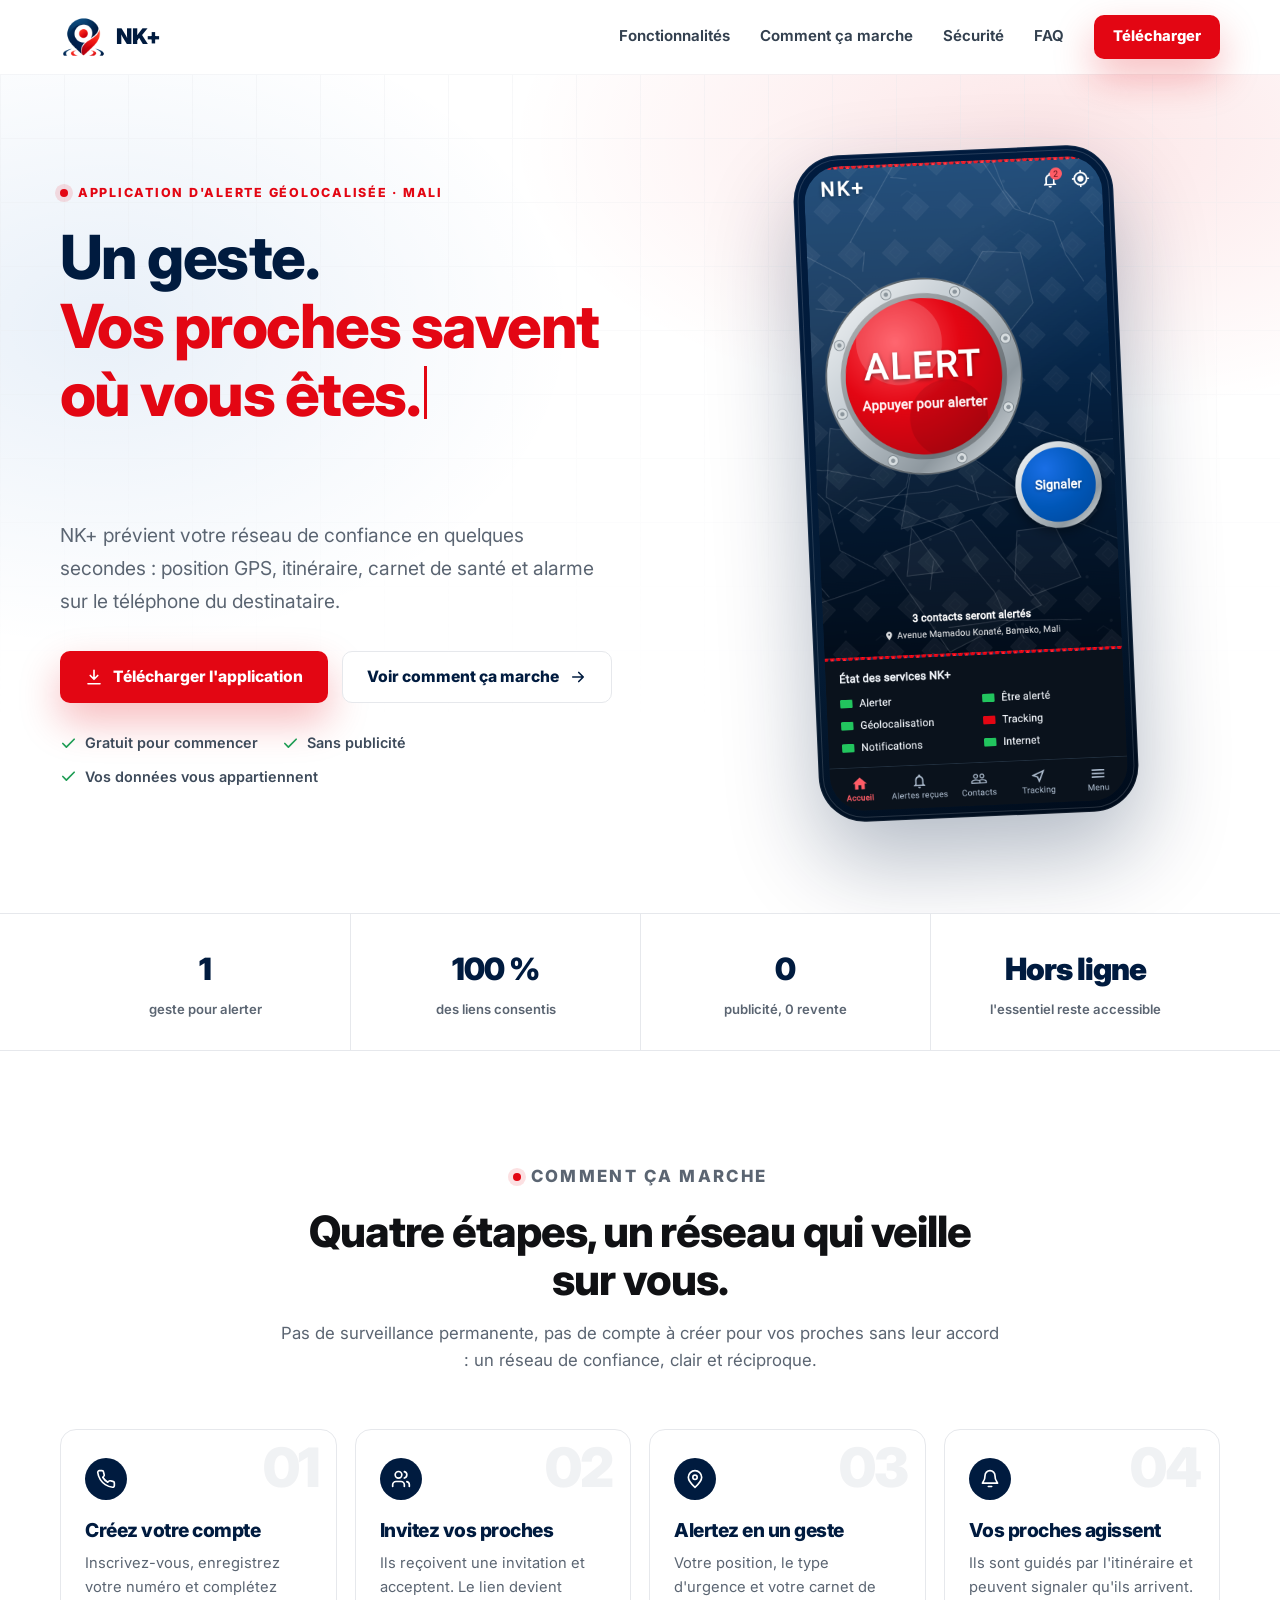
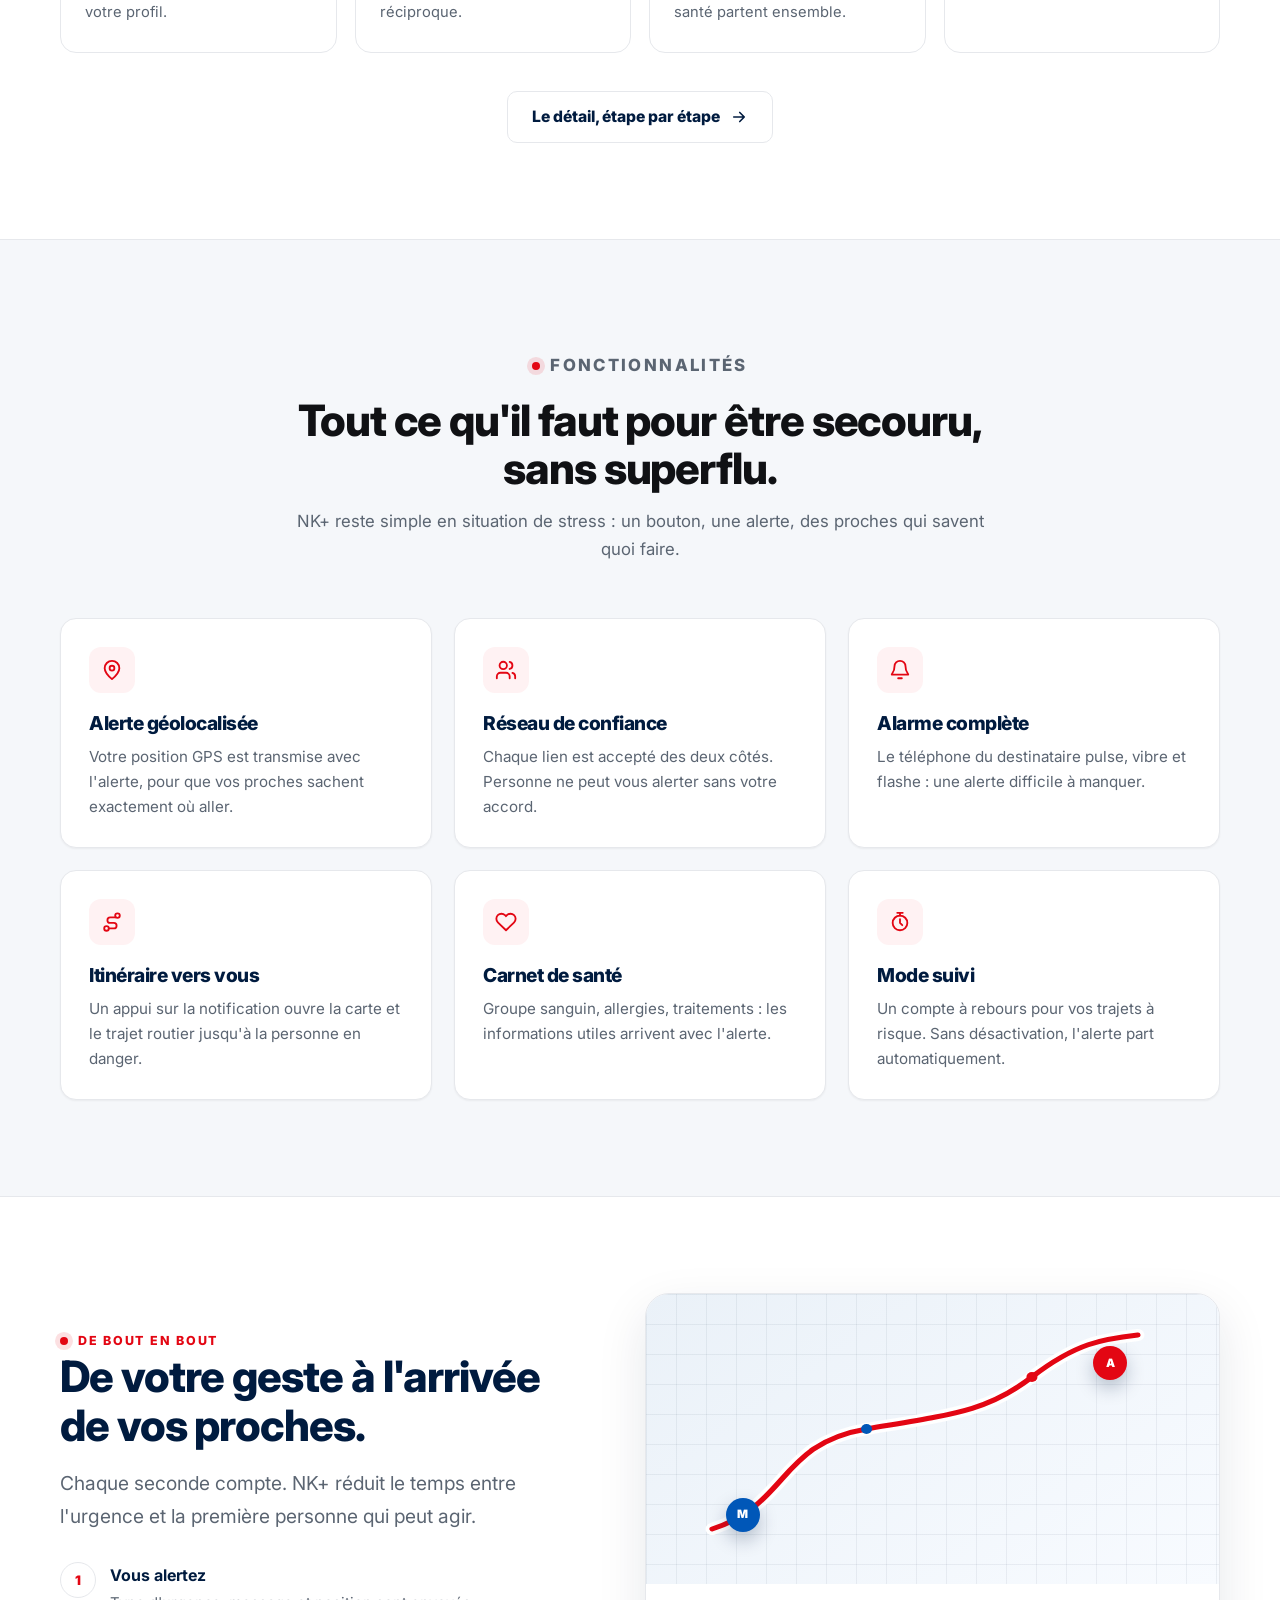
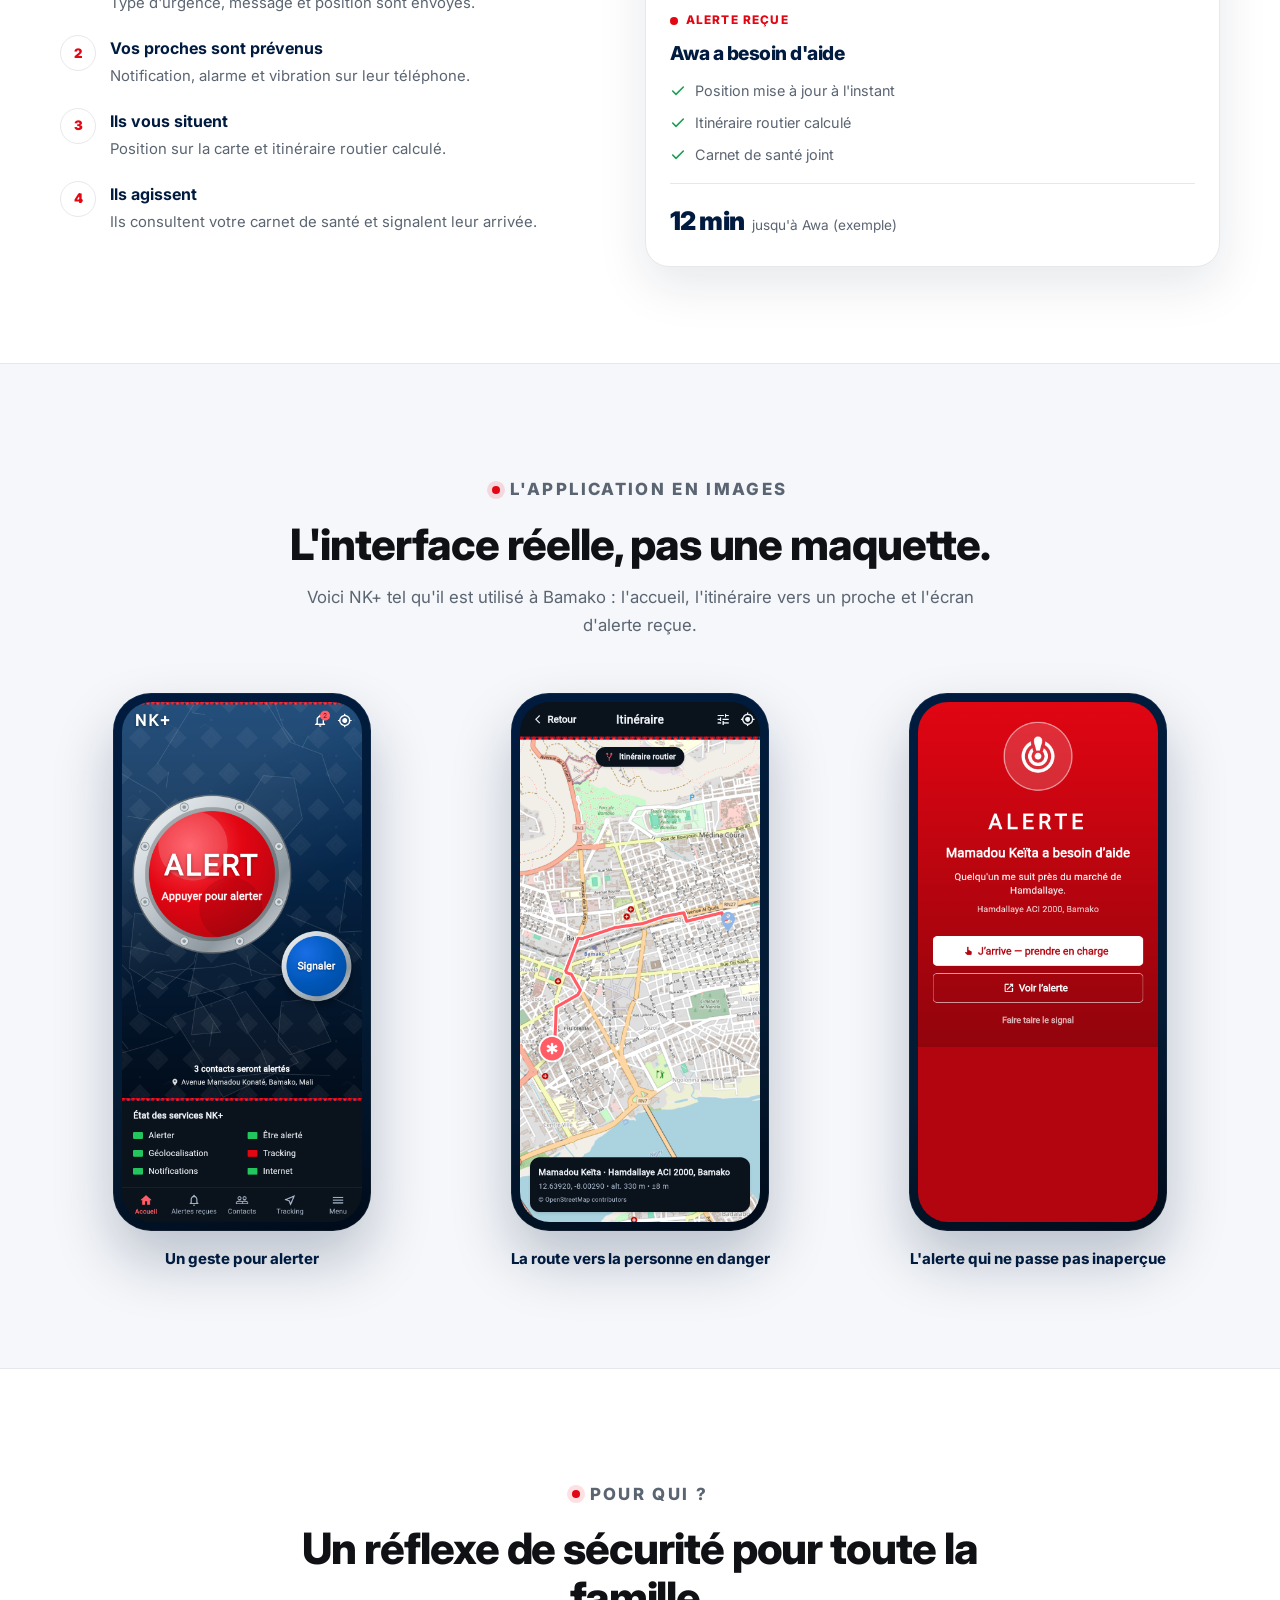
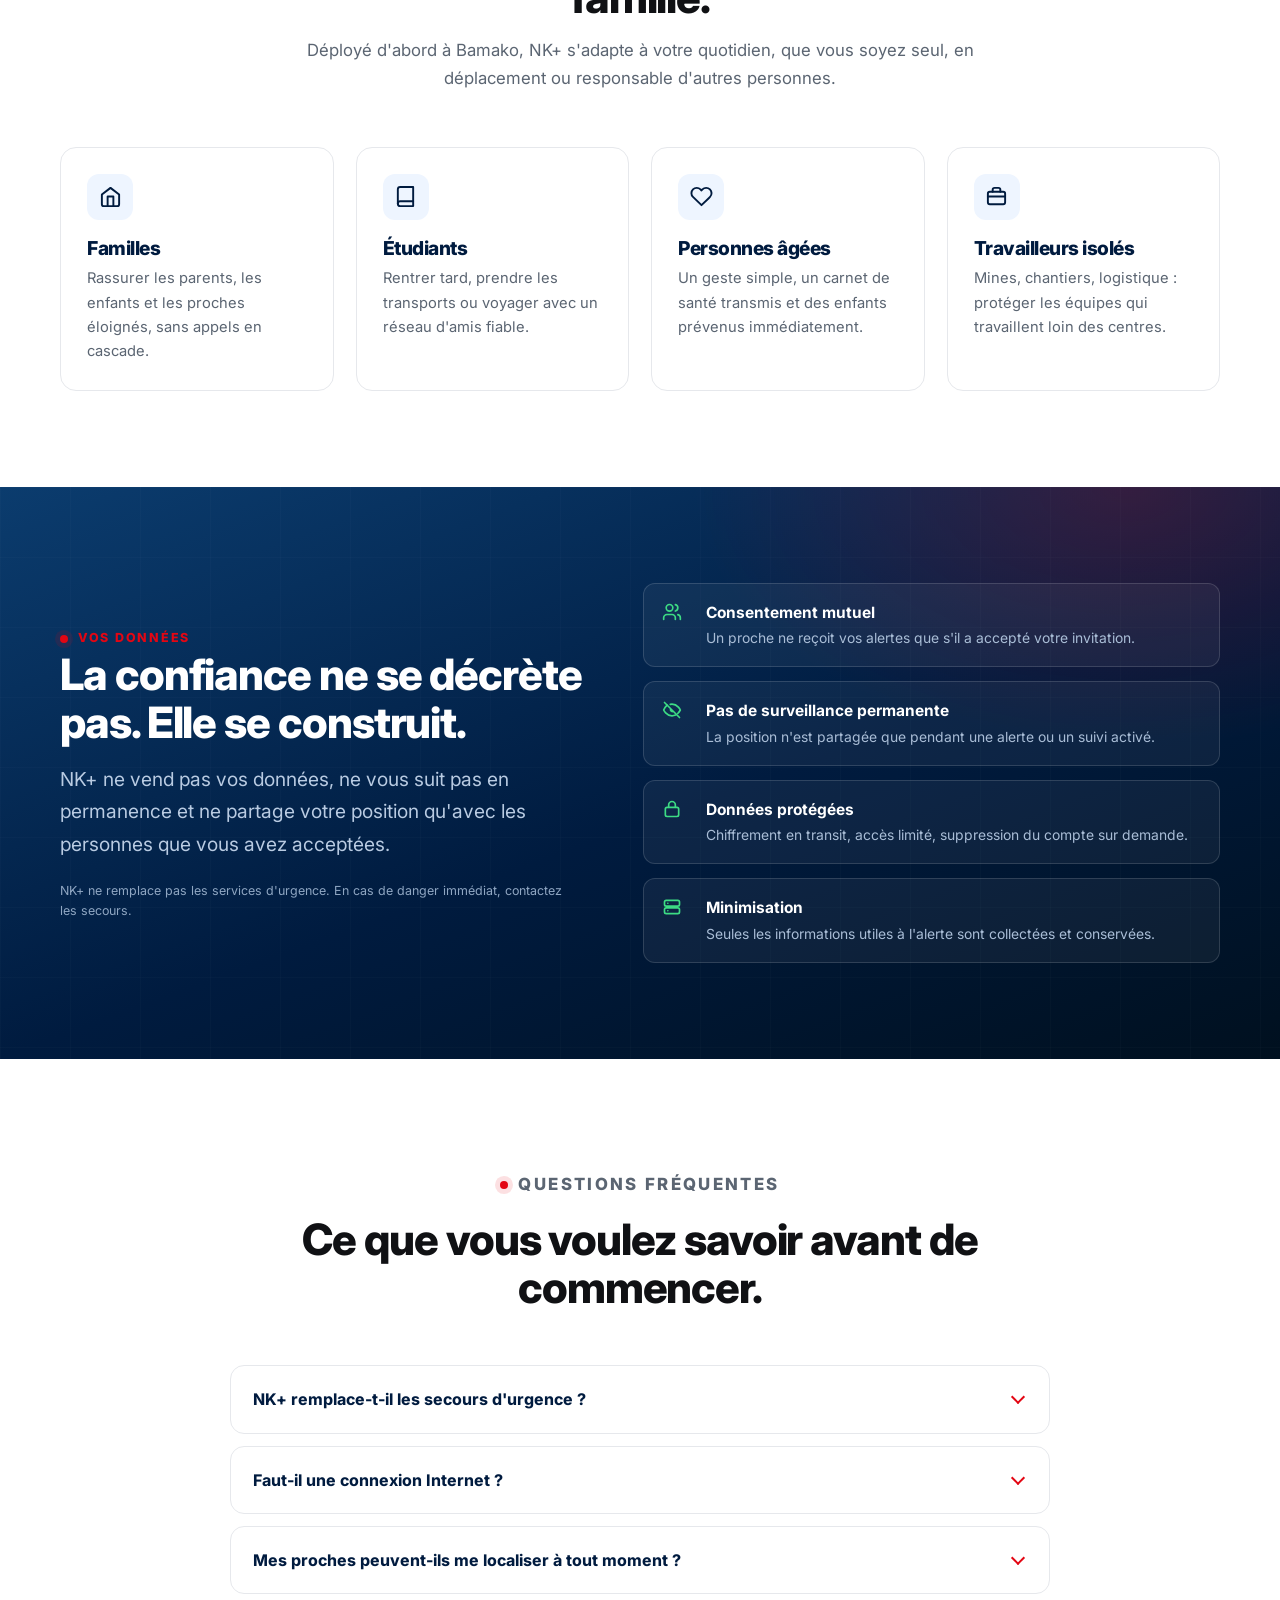
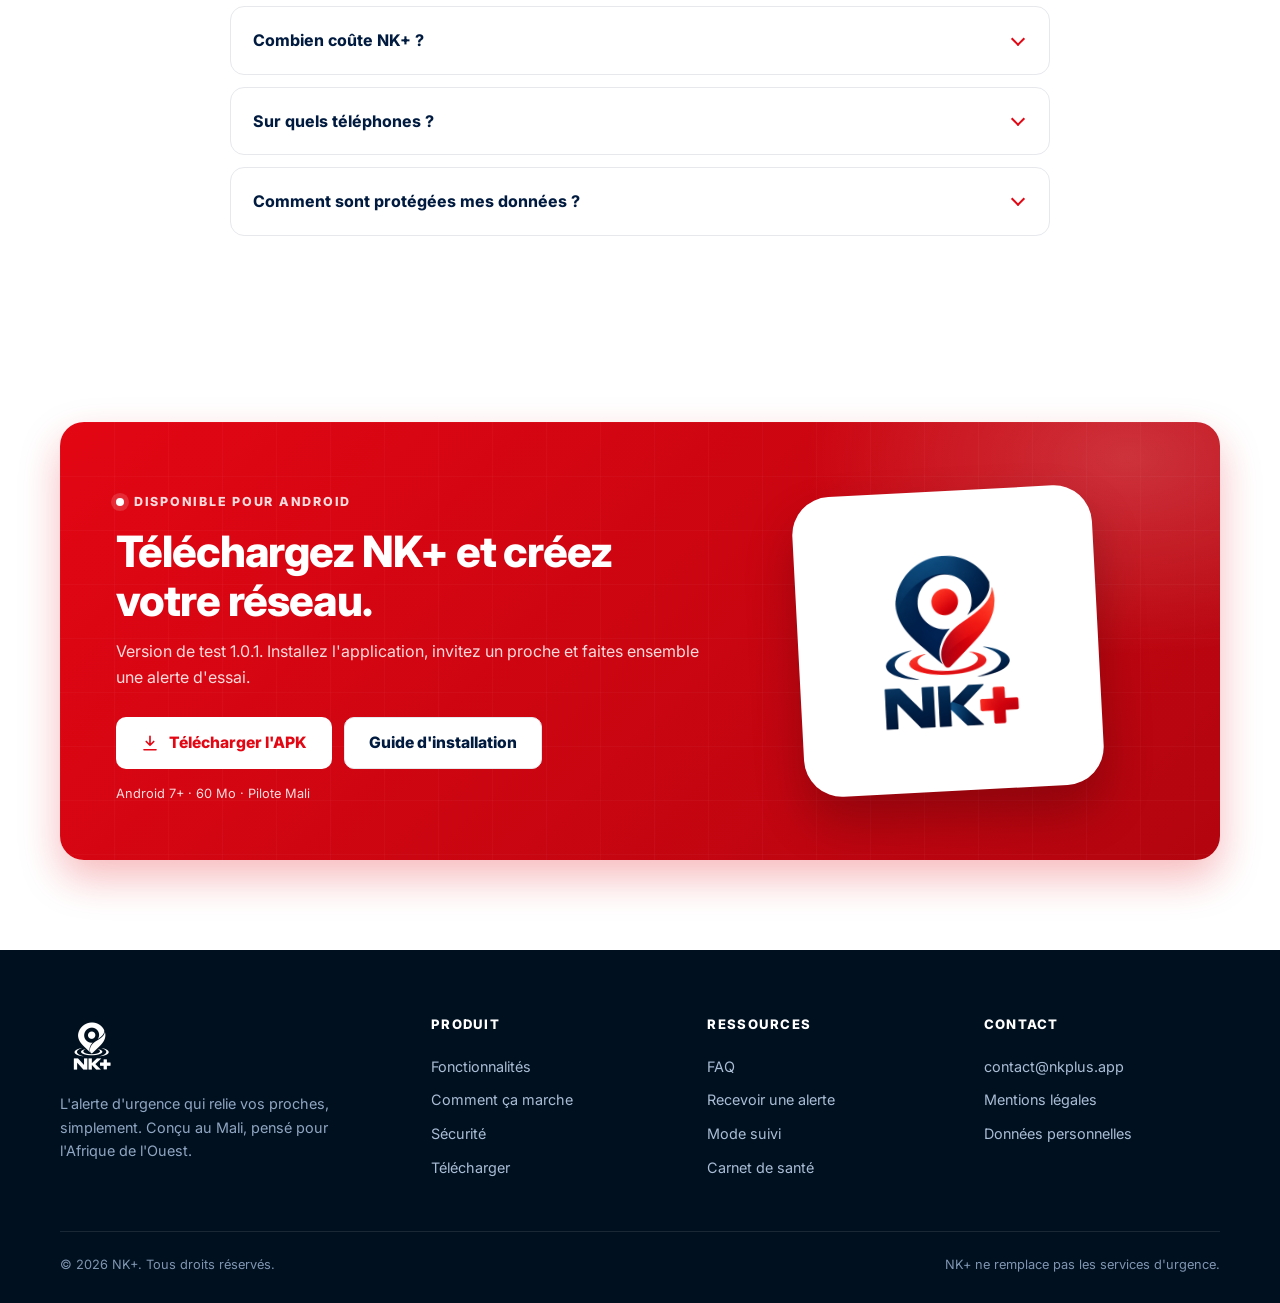
<file: index.html>
<!DOCTYPE html>
<html lang="fr">
<head>
  <meta charset="UTF-8">
  <script>document.documentElement.classList.add('js')</script>
  <meta name="viewport" content="width=device-width, initial-scale=1">
  <title>NK+ — Alertez vos proches en un geste</title>
  <meta name="description" content="NK+ est l'application d'alerte d'urgence géolocalisée qui prévient vos proches en un geste : position GPS, itinéraire, carnet de santé et alarme sur leur téléphone.">
  <meta name="theme-color" content="#E30613">
  <link rel="icon" type="image/png" href="assets/img/favicon.png">
  <link rel="apple-touch-icon" href="assets/img/logo-192.png">

  <!-- Open Graph / partage -->
  <meta property="og:type" content="website">
  <meta property="og:locale" content="fr_FR">
  <meta property="og:site_name" content="NK+">
  <meta property="og:title" content="NK+ — Alertez vos proches en un geste">
  <meta property="og:description" content="Position GPS, itinéraire, carnet de santé et alarme : vos proches savent où vous êtes et comment vous aider.">
  <meta property="og:image" content="https://berthe300.github.io/nkplus/assets/img/og-cover.png">
  <meta property="og:url" content="https://berthe300.github.io/nkplus/">
  <meta name="twitter:card" content="summary_large_image">

  <link rel="preconnect" href="https://fonts.googleapis.com">
  <link rel="preconnect" href="https://fonts.gstatic.com" crossorigin>
  <link href="https://fonts.googleapis.com/css2?family=Inter:wght@400;500;600;700;800;900&display=swap" rel="stylesheet">
  <link rel="stylesheet" href="assets/css/style.css">
</head>
<body>
  <a class="skip-link" href="#main">Aller au contenu</a>

  <!-- Icônes réutilisables -->
  <svg width="0" height="0" style="position:absolute" aria-hidden="true" focusable="false">
    <symbol id="i-check" viewBox="0 0 24 24" fill="none" stroke="currentColor" stroke-width="2.4" stroke-linecap="round" stroke-linejoin="round"><path d="M20 6 9 17l-5-5"/></symbol>
    <symbol id="i-arrow" viewBox="0 0 24 24" fill="none" stroke="currentColor" stroke-width="2.2" stroke-linecap="round" stroke-linejoin="round"><path d="M5 12h14M13 6l6 6-6 6"/></symbol>
    <symbol id="i-map-pin" viewBox="0 0 24 24" fill="none" stroke="currentColor" stroke-width="2" stroke-linecap="round" stroke-linejoin="round"><path d="M20 10c0 5-8 12-8 12S4 15 4 10a8 8 0 1 1 16 0Z"/><circle cx="12" cy="10" r="2.6"/></symbol>
    <symbol id="i-users" viewBox="0 0 24 24" fill="none" stroke="currentColor" stroke-width="2" stroke-linecap="round" stroke-linejoin="round"><path d="M16 21v-2a4 4 0 0 0-4-4H6a4 4 0 0 0-4 4v2"/><circle cx="9" cy="7" r="4"/><path d="M22 21v-2a4 4 0 0 0-3-3.87M16 3.13a4 4 0 0 1 0 7.75"/></symbol>
    <symbol id="i-bell" viewBox="0 0 24 24" fill="none" stroke="currentColor" stroke-width="2" stroke-linecap="round" stroke-linejoin="round"><path d="M18 8a6 6 0 0 0-12 0c0 7-3 7-3 9h18c0-2-3-2-3-9"/><path d="M10 21h4"/></symbol>
    <symbol id="i-route" viewBox="0 0 24 24" fill="none" stroke="currentColor" stroke-width="2" stroke-linecap="round" stroke-linejoin="round"><circle cx="6" cy="19" r="2.5"/><circle cx="18" cy="5" r="2.5"/><path d="M8.5 19H14a3 3 0 0 0 0-6h-4a3 3 0 0 1 0-6h5.5"/></symbol>
    <symbol id="i-heart" viewBox="0 0 24 24" fill="none" stroke="currentColor" stroke-width="2" stroke-linecap="round" stroke-linejoin="round"><path d="M20.8 4.6a5.5 5.5 0 0 0-7.8 0L12 5.7l-1.1-1.1a5.5 5.5 0 0 0-7.8 7.8l1.1 1.1L12 21l7.8-7.5 1.1-1.1a5.5 5.5 0 0 0-.1-7.8Z"/></symbol>
    <symbol id="i-timer" viewBox="0 0 24 24" fill="none" stroke="currentColor" stroke-width="2" stroke-linecap="round" stroke-linejoin="round"><circle cx="12" cy="13" r="8"/><path d="M12 9v4l2.5 2.5M9 2h6M12 2v3"/></symbol>
    <symbol id="i-shield" viewBox="0 0 24 24" fill="none" stroke="currentColor" stroke-width="2" stroke-linecap="round" stroke-linejoin="round"><path d="M12 22s8-4 8-10V5l-8-3-8 3v7c0 6 8 10 8 10Z"/><path d="m9 12 2 2 4-4"/></symbol>
    <symbol id="i-lock" viewBox="0 0 24 24" fill="none" stroke="currentColor" stroke-width="2" stroke-linecap="round" stroke-linejoin="round"><rect x="4" y="10" width="16" height="11" rx="2"/><path d="M8 10V7a4 4 0 0 1 8 0v3"/></symbol>
    <symbol id="i-eye-off" viewBox="0 0 24 24" fill="none" stroke="currentColor" stroke-width="2" stroke-linecap="round" stroke-linejoin="round"><path d="m3 3 18 18M10.6 10.6a2 2 0 0 0 2.8 2.8"/><path d="M9.9 5.2A10.5 10.5 0 0 1 12 5c7 0 10 7 10 7a17.8 17.8 0 0 1-3.1 4.2M6.1 6.1A17.4 17.4 0 0 0 2 12s3 7 10 7a10.4 10.4 0 0 0 4.3-.9"/></symbol>
    <symbol id="i-server" viewBox="0 0 24 24" fill="none" stroke="currentColor" stroke-width="2" stroke-linecap="round" stroke-linejoin="round"><rect x="3" y="4" width="18" height="7" rx="2"/><rect x="3" y="13" width="18" height="7" rx="2"/><path d="M7 7.5h.01M7 16.5h.01"/></symbol>
    <symbol id="i-home" viewBox="0 0 24 24" fill="none" stroke="currentColor" stroke-width="2" stroke-linecap="round" stroke-linejoin="round"><path d="m3 10 9-7 9 7v10a2 2 0 0 1-2 2H5a2 2 0 0 1-2-2Z"/><path d="M9 22V12h6v10"/></symbol>
    <symbol id="i-book" viewBox="0 0 24 24" fill="none" stroke="currentColor" stroke-width="2" stroke-linecap="round" stroke-linejoin="round"><path d="M4 19.5A2.5 2.5 0 0 1 6.5 17H20"/><path d="M6.5 2H20v20H6.5A2.5 2.5 0 0 1 4 19.5v-15A2.5 2.5 0 0 1 6.5 2Z"/></symbol>
    <symbol id="i-briefcase" viewBox="0 0 24 24" fill="none" stroke="currentColor" stroke-width="2" stroke-linecap="round" stroke-linejoin="round"><rect x="3" y="7" width="18" height="13" rx="2"/><path d="M8 7V5a2 2 0 0 1 2-2h4a2 2 0 0 1 2 2v2M3 12h18"/></symbol>
    <symbol id="i-camera" viewBox="0 0 24 24" fill="none" stroke="currentColor" stroke-width="2" stroke-linecap="round" stroke-linejoin="round"><path d="M4 7h3l2-3h6l2 3h3a1 1 0 0 1 1 1v11a1 1 0 0 1-1 1H4a1 1 0 0 1-1-1V8a1 1 0 0 1 1-1Z"/><circle cx="12" cy="13" r="4"/></symbol>
    <symbol id="i-wifi-off" viewBox="0 0 24 24" fill="none" stroke="currentColor" stroke-width="2" stroke-linecap="round" stroke-linejoin="round"><path d="m2 2 20 20M8.5 16.4a5 5 0 0 1 7 0M5 12.9a10 10 0 0 1 4-2.3M2.5 8.5A15 15 0 0 1 6 6.7M12 20h.01M19 12.9a10 10 0 0 0-2.4-1.6M21.5 8.5A15 15 0 0 0 15 6.1"/></symbol>
    <symbol id="i-download" viewBox="0 0 24 24" fill="none" stroke="currentColor" stroke-width="2.2" stroke-linecap="round" stroke-linejoin="round"><path d="M12 3v12M7 10l5 5 5-5M4 21h16"/></symbol>
    <symbol id="i-chevron-up" viewBox="0 0 24 24" fill="none" stroke="currentColor" stroke-width="2.4" stroke-linecap="round" stroke-linejoin="round"><path d="m6 15 6-6 6 6"/></symbol>
    <symbol id="i-phone" viewBox="0 0 24 24" fill="none" stroke="currentColor" stroke-width="2" stroke-linecap="round" stroke-linejoin="round"><path d="M22 16.9v3a2 2 0 0 1-2.2 2 19.8 19.8 0 0 1-8.6-3.1 19.5 19.5 0 0 1-6-6A19.8 19.8 0 0 1 2.1 4.2 2 2 0 0 1 4.1 2h3a2 2 0 0 1 2 1.7c.1 1 .4 2 .7 2.9a2 2 0 0 1-.5 2.1L8.1 9.9a16 16 0 0 0 6 6l1.2-1.2a2 2 0 0 1 2.1-.5c.9.3 1.9.6 2.9.7a2 2 0 0 1 1.7 2Z"/></symbol>
  </svg>

  <header class="site-header" id="header">
    <div class="container header-inner">
      <a class="brand" href="index.html" aria-label="NK+ — accueil">
        <img src="assets/img/logo-mark.png" alt="" width="46" height="46">
        <span class="brand-name">NK+</span>
      </a>
      <button class="nav-toggle" type="button" aria-expanded="false" aria-controls="site-nav" aria-label="Ouvrir le menu">
        <span></span><span></span><span></span>
      </button>
      <nav class="nav" id="site-nav" aria-label="Navigation principale">
        <a href="#fonctionnalites">Fonctionnalités</a>
        <a href="comment-ca-marche.html">Comment ça marche</a>
        <a href="#securite">Sécurité</a>
        <a href="#faq">FAQ</a>
        <a class="btn btn-primary btn-sm" href="#telecharger">Télécharger</a>
      </nav>
    </div>
  </header>

  <main id="main">

    <!-- Héros -->
    <section class="hero">
      <div class="container hero-grid">
        <div class="hero-copy reveal">
          <p class="eyebrow"><span class="dot"></span> Application d'alerte géolocalisée · Mali</p>
          <h1 aria-label="Un geste. Vos proches savent où vous êtes.">
            <span aria-hidden="true">Un geste.</span>
            <span class="typed-line text-red" aria-hidden="true"><span id="typed-text">Vos proches savent où vous êtes.</span><span class="typed-caret" aria-hidden="true"></span></span>
          </h1>
          <p class="lead">NK+ prévient votre réseau de confiance en quelques secondes : position GPS, itinéraire, carnet de santé et alarme sur le téléphone du destinataire.</p>
          <div class="hero-actions">
            <a class="btn btn-primary" href="#telecharger"><svg aria-hidden="true"><use href="#i-download"></use></svg>Télécharger l'application</a>
            <a class="btn btn-ghost" href="comment-ca-marche.html">Voir comment ça marche <svg aria-hidden="true"><use href="#i-arrow"></use></svg></a>
          </div>
          <ul class="hero-points">
            <li><svg aria-hidden="true"><use href="#i-check"></use></svg>Gratuit pour commencer</li>
            <li><svg aria-hidden="true"><use href="#i-check"></use></svg>Sans publicité</li>
            <li><svg aria-hidden="true"><use href="#i-check"></use></svg>Vos données vous appartiennent</li>
          </ul>
        </div>

        <div class="hero-visual reveal">
          <div class="phone">
            <div class="phone-screen">
              <img
                class="phone-shot"
                src="assets/img/screens/home.png"
                alt="Écran d'accueil de NK+ : bouton d'alerte, contacts et position à Bamako"
                width="780"
                height="1688"
              >
            </div>
          </div>
        </div>
      </div>
    </section>

    <!-- Repères -->
    <section class="stats" aria-label="Les repères NK+">
      <div class="container stats-grid">
        <div><strong>1</strong><span>geste pour alerter</span></div>
        <div><strong>100 %</strong><span>des liens consentis</span></div>
        <div><strong>0</strong><span>publicité, 0 revente</span></div>
        <div><strong>Hors ligne</strong><span>l'essentiel reste accessible</span></div>
      </div>
    </section>

    <!-- Comment ça marche -->
    <section class="section" id="comment">
      <div class="container">
        <div class="section-head reveal">
          <p class="eyebrow"><span class="dot"></span> Comment ça marche</p>
          <h2>Quatre étapes, un réseau qui veille sur vous.</h2>
          <p>Pas de surveillance permanente, pas de compte à créer pour vos proches sans leur accord : un réseau de confiance, clair et réciproque.</p>
        </div>

        <div class="steps">
          <article class="step reveal">
            <div class="step-icon"><svg aria-hidden="true"><use href="#i-phone"></use></svg></div>
            <h3>Créez votre compte</h3>
            <p>Inscrivez-vous, enregistrez votre numéro et complétez votre profil.</p>
          </article>
          <article class="step reveal">
            <div class="step-icon"><svg aria-hidden="true"><use href="#i-users"></use></svg></div>
            <h3>Invitez vos proches</h3>
            <p>Ils reçoivent une invitation et acceptent. Le lien devient réciproque.</p>
          </article>
          <article class="step reveal">
            <div class="step-icon"><svg aria-hidden="true"><use href="#i-map-pin"></use></svg></div>
            <h3>Alertez en un geste</h3>
            <p>Votre position, le type d'urgence et votre carnet de santé partent ensemble.</p>
          </article>
          <article class="step reveal">
            <div class="step-icon"><svg aria-hidden="true"><use href="#i-bell"></use></svg></div>
            <h3>Vos proches agissent</h3>
            <p>Ils sont guidés par l'itinéraire et peuvent signaler qu'ils arrivent.</p>
          </article>
        </div>

        <div style="text-align:center;margin-top:38px" class="reveal">
          <a class="btn btn-ghost" href="comment-ca-marche.html">Le détail, étape par étape <svg aria-hidden="true"><use href="#i-arrow"></use></svg></a>
        </div>
      </div>
    </section>

    <!-- Fonctionnalités -->
    <section class="section section--soft" id="fonctionnalites">
      <div class="container">
        <div class="section-head reveal">
          <p class="eyebrow"><span class="dot"></span> Fonctionnalités</p>
          <h2>Tout ce qu'il faut pour être secouru, sans superflu.</h2>
          <p>NK+ reste simple en situation de stress : un bouton, une alerte, des proches qui savent quoi faire.</p>
        </div>

        <div class="grid-3">
          <article class="card reveal">
            <div class="card-icon"><svg aria-hidden="true"><use href="#i-map-pin"></use></svg></div>
            <h3>Alerte géolocalisée</h3>
            <p>Votre position GPS est transmise avec l'alerte, pour que vos proches sachent exactement où aller.</p>
          </article>
          <article class="card reveal">
            <div class="card-icon"><svg aria-hidden="true"><use href="#i-users"></use></svg></div>
            <h3>Réseau de confiance</h3>
            <p>Chaque lien est accepté des deux côtés. Personne ne peut vous alerter sans votre accord.</p>
          </article>
          <article class="card reveal">
            <div class="card-icon"><svg aria-hidden="true"><use href="#i-bell"></use></svg></div>
            <h3>Alarme complète</h3>
            <p>Le téléphone du destinataire pulse, vibre et flashe : une alerte difficile à manquer.</p>
          </article>
          <article class="card reveal">
            <div class="card-icon"><svg aria-hidden="true"><use href="#i-route"></use></svg></div>
            <h3>Itinéraire vers vous</h3>
            <p>Un appui sur la notification ouvre la carte et le trajet routier jusqu'à la personne en danger.</p>
          </article>
          <article class="card reveal">
            <div class="card-icon"><svg aria-hidden="true"><use href="#i-heart"></use></svg></div>
            <h3>Carnet de santé</h3>
            <p>Groupe sanguin, allergies, traitements : les informations utiles arrivent avec l'alerte.</p>
          </article>
          <article class="card reveal">
            <div class="card-icon"><svg aria-hidden="true"><use href="#i-timer"></use></svg></div>
            <h3>Mode suivi</h3>
            <p>Un compte à rebours pour vos trajets à risque. Sans désactivation, l'alerte part automatiquement.</p>
          </article>
        </div>
      </div>
    </section>

    <!-- Parcours d'une alerte -->
    <section class="section">
      <div class="container flow">
        <div class="reveal">
          <p class="eyebrow"><span class="dot"></span> De bout en bout</p>
          <h2>De votre geste à l'arrivée de vos proches.</h2>
          <p class="lead">Chaque seconde compte. NK+ réduit le temps entre l'urgence et la première personne qui peut agir.</p>

          <ul class="flow-list">
            <li>
              <span class="num">1</span>
              <div><strong>Vous alertez</strong><span>Type d'urgence, message et position sont envoyés.</span></div>
            </li>
            <li>
              <span class="num">2</span>
              <div><strong>Vos proches sont prévenus</strong><span>Notification, alarme et vibration sur leur téléphone.</span></div>
            </li>
            <li>
              <span class="num">3</span>
              <div><strong>Ils vous situent</strong><span>Position sur la carte et itinéraire routier calculé.</span></div>
            </li>
            <li>
              <span class="num">4</span>
              <div><strong>Ils agissent</strong><span>Ils consultent votre carnet de santé et signalent leur arrivée.</span></div>
            </li>
          </ul>
        </div>

        <div class="route-card reveal">
          <div class="route-map">
            <svg viewBox="0 0 520 290" fill="none" preserveAspectRatio="none" aria-hidden="true">
              <path d="M60 235C130 210 120 150 200 135s110-18 150-52 64-38 96-42" stroke="#ffffff" stroke-width="12" stroke-linecap="round"/>
              <path d="M60 235C130 210 120 150 200 135s110-18 150-52 64-38 96-42" stroke="#E30613" stroke-width="5" stroke-linecap="round"/>
              <circle cx="200" cy="135" r="5" fill="#0057B8"/>
              <circle cx="350" cy="83" r="5" fill="#E30613"/>
            </svg>
            <span class="pin start">M</span>
            <span class="pin end">A</span>
          </div>
          <div class="route-panel">
            <span class="route-live"><i></i> Alerte reçue</span>
            <h3>Awa a besoin d'aide</h3>
            <ul>
              <li><svg aria-hidden="true"><use href="#i-check"></use></svg>Position mise à jour à l'instant</li>
              <li><svg aria-hidden="true"><use href="#i-check"></use></svg>Itinéraire routier calculé</li>
              <li><svg aria-hidden="true"><use href="#i-check"></use></svg>Carnet de santé joint</li>
            </ul>
            <div class="route-eta"><strong>12 min</strong><span>jusqu'à Awa (exemple)</span></div>
          </div>
        </div>
      </div>
    </section>

    <!-- Écrans réels -->
    <section class="section section--soft" id="ecrans">
      <div class="container">
        <div class="section-head reveal">
          <p class="eyebrow"><span class="dot"></span> L'application en images</p>
          <h2>L'interface réelle, pas une maquette.</h2>
          <p>Voici NK+ tel qu'il est utilisé à Bamako : l'accueil, l'itinéraire vers un proche et l'écran d'alerte reçue.</p>
        </div>

        <div class="shots">
          <figure class="shot reveal">
            <div class="shot-frame">
              <img src="assets/img/screens/home.png" alt="Accueil de NK+ avec le bouton d'alerte et 3 contacts" width="780" height="1688" loading="lazy">
            </div>
            <figcaption>Un geste pour alerter</figcaption>
          </figure>
          <figure class="shot reveal">
            <div class="shot-frame">
              <img src="assets/img/screens/route.png" alt="Itinéraire routier NK+ vers un proche à Hamdallaye, Bamako" width="780" height="1688" loading="lazy">
            </div>
            <figcaption>La route vers la personne en danger</figcaption>
          </figure>
          <figure class="shot reveal">
            <div class="shot-frame">
              <img src="assets/img/screens/alarm.png" alt="Écran d'alerte reçue NK+ avec le bouton J'arrive" width="780" height="1688" loading="lazy">
            </div>
            <figcaption>L'alerte qui ne passe pas inaperçue</figcaption>
          </figure>
        </div>
      </div>
    </section>

    <!-- Cas d'usage -->
    <section class="section">
      <div class="container">
        <div class="section-head reveal">
          <p class="eyebrow"><span class="dot"></span> Pour qui ?</p>
          <h2>Un réflexe de sécurité pour toute la famille.</h2>
          <p>Déployé d'abord à Bamako, NK+ s'adapte à votre quotidien, que vous soyez seul, en déplacement ou responsable d'autres personnes.</p>
        </div>

        <div class="grid-4">
          <article class="usecase reveal">
            <div class="emoji"><svg aria-hidden="true"><use href="#i-home"></use></svg></div>
            <h3>Familles</h3>
            <p>Rassurer les parents, les enfants et les proches éloignés, sans appels en cascade.</p>
          </article>
          <article class="usecase reveal">
            <div class="emoji"><svg aria-hidden="true"><use href="#i-book"></use></svg></div>
            <h3>Étudiants</h3>
            <p>Rentrer tard, prendre les transports ou voyager avec un réseau d'amis fiable.</p>
          </article>
          <article class="usecase reveal">
            <div class="emoji"><svg aria-hidden="true"><use href="#i-heart"></use></svg></div>
            <h3>Personnes âgées</h3>
            <p>Un geste simple, un carnet de santé transmis et des enfants prévenus immédiatement.</p>
          </article>
          <article class="usecase reveal">
            <div class="emoji"><svg aria-hidden="true"><use href="#i-briefcase"></use></svg></div>
            <h3>Travailleurs isolés</h3>
            <p>Mines, chantiers, logistique : protéger les équipes qui travaillent loin des centres.</p>
          </article>
        </div>
      </div>
    </section>

    <!-- Sécurité / vie privée -->
    <section class="section privacy" id="securite">
      <div class="container privacy-grid">
        <div class="reveal">
          <p class="eyebrow"><span class="dot"></span> Vos données</p>
          <h2>La confiance ne se décrète pas. Elle se construit.</h2>
          <p class="lead">NK+ ne vend pas vos données, ne vous suit pas en permanence et ne partage votre position qu'avec les personnes que vous avez acceptées.</p>
          <p class="privacy-note">NK+ ne remplace pas les services d'urgence. En cas de danger immédiat, contactez les secours.</p>
        </div>

        <ul class="privacy-points reveal">
          <li>
            <svg aria-hidden="true"><use href="#i-users"></use></svg>
            <div><strong>Consentement mutuel</strong><span>Un proche ne reçoit vos alertes que s'il a accepté votre invitation.</span></div>
          </li>
          <li>
            <svg aria-hidden="true"><use href="#i-eye-off"></use></svg>
            <div><strong>Pas de surveillance permanente</strong><span>La position n'est partagée que pendant une alerte ou un suivi activé.</span></div>
          </li>
          <li>
            <svg aria-hidden="true"><use href="#i-lock"></use></svg>
            <div><strong>Données protégées</strong><span>Chiffrement en transit, accès limité, suppression du compte sur demande.</span></div>
          </li>
          <li>
            <svg aria-hidden="true"><use href="#i-server"></use></svg>
            <div><strong>Minimisation</strong><span>Seules les informations utiles à l'alerte sont collectées et conservées.</span></div>
          </li>
        </ul>
      </div>
    </section>

    <!-- FAQ -->
    <section class="section" id="faq">
      <div class="container">
        <div class="section-head reveal">
          <p class="eyebrow"><span class="dot"></span> Questions fréquentes</p>
          <h2>Ce que vous voulez savoir avant de commencer.</h2>
        </div>

        <div class="faq reveal">
          <details>
            <summary>NK+ remplace-t-il les secours d'urgence ?</summary>
            <p>Non. NK+ prévient vos proches et leur transmet les informations utiles. En cas de danger immédiat, appelez les secours. L'application est un complément, pas un service public d'urgence.</p>
          </details>
          <details>
            <summary>Faut-il une connexion Internet ?</summary>
            <p>L'essentiel de l'application reste consultable hors ligne. L'envoi d'une alerte à distance nécessite une connexion ; vos informations enregistrées restent disponibles. Un mode SMS de secours est prévu.</p>
          </details>
          <details>
            <summary>Mes proches peuvent-ils me localiser à tout moment ?</summary>
            <p>Non. Votre position n'est transmise que lorsque vous déclenchez une alerte ou activez le mode suivi. Vous pouvez arrêter le suivi à tout moment.</p>
          </details>
          <details>
            <summary>Combien coûte NK+ ?</summary>
            <p>NK+ est gratuit pour découvrir l'application. Des offres Famille et Entreprise sont en préparation ; les tarifs seront annoncés dans l'application.</p>
          </details>
          <details>
            <summary>Sur quels téléphones ?</summary>
            <p>Android 7 et plus au lancement. La version iOS est en préparation. Une version web est également à l'étude.</p>
          </details>
          <details>
            <summary>Comment sont protégées mes données ?</summary>
            <p>Les échanges sont chiffrés, l'accès est limité au propriétaire du compte et les liens sont consentis. Les données de santé sont traitées séparément. Vous pouvez demander la suppression de votre compte et de vos données.</p>
          </details>
        </div>
      </div>
    </section>

    <!-- Téléchargement -->
    <section class="download" id="telecharger">
      <div class="container">
        <div class="download-card reveal">
          <div class="download-copy">
            <p class="eyebrow"><span class="dot"></span> Disponible pour Android</p>
            <h2>Téléchargez NK+ et créez votre réseau.</h2>
            <p>Version de test 1.0.1. Installez l'application, invitez un proche et faites ensemble une alerte d'essai.</p>
            <div class="download-actions">
              <a class="btn btn-light" href="https://github.com/berthe300/nkplus/releases/download/v1.0.1/NK-Plus-v1.0.1.apk" data-download>
                <svg aria-hidden="true"><use href="#i-download"></use></svg>Télécharger l'APK
              </a>
              <a class="btn btn-ghost" href="comment-ca-marche.html">Guide d'installation</a>
            </div>
            <p class="download-meta" data-download-note>Android 7+ · 60 Mo · Pilote Mali</p>
          </div>
          <div class="download-visual">
            <span class="download-badge"><img src="assets/img/logo.png" alt="Logo NK+" width="220" height="220"></span>
          </div>
        </div>
      </div>
    </section>
  </main>

  <footer class="site-footer">
    <div class="container">
      <div class="footer-grid">
        <div class="footer-brand">
          <img src="assets/img/logo-white.png" alt="NK+" width="76" height="76" loading="lazy">
          <p>L'alerte d'urgence qui relie vos proches, simplement. Conçu au Mali, pensé pour l'Afrique de l'Ouest.</p>
        </div>
        <div class="footer-col">
          <h4>Produit</h4>
          <a href="#fonctionnalites">Fonctionnalités</a>
          <a href="comment-ca-marche.html">Comment ça marche</a>
          <a href="#securite">Sécurité</a>
          <a href="#telecharger">Télécharger</a>
        </div>
        <div class="footer-col">
          <h4>Ressources</h4>
          <a href="#faq">FAQ</a>
          <a href="comment-ca-marche.html#recevoir">Recevoir une alerte</a>
          <a href="comment-ca-marche.html#suivi">Mode suivi</a>
          <a href="comment-ca-marche.html#sante">Carnet de santé</a>
        </div>
        <div class="footer-col">
          <h4>Contact</h4>
          <a href="mailto:contact@nkplus.app">contact@nkplus.app</a>
          <a href="mentions-legales.html">Mentions légales</a>
          <a href="mentions-legales.html#donnees">Données personnelles</a>
        </div>
      </div>
      <div class="footer-bottom">
        <span>© <span data-year>2026</span> NK+. Tous droits réservés.</span>
        <span>NK+ ne remplace pas les services d'urgence.</span>
      </div>
    </div>
  </footer>

  <button class="to-top" type="button" aria-label="Retour en haut">
    <svg width="20" height="20" aria-hidden="true"><use href="#i-chevron-up"></use></svg>
  </button>

  <script src="assets/js/main.js"></script>
</body>
</html>
</file>
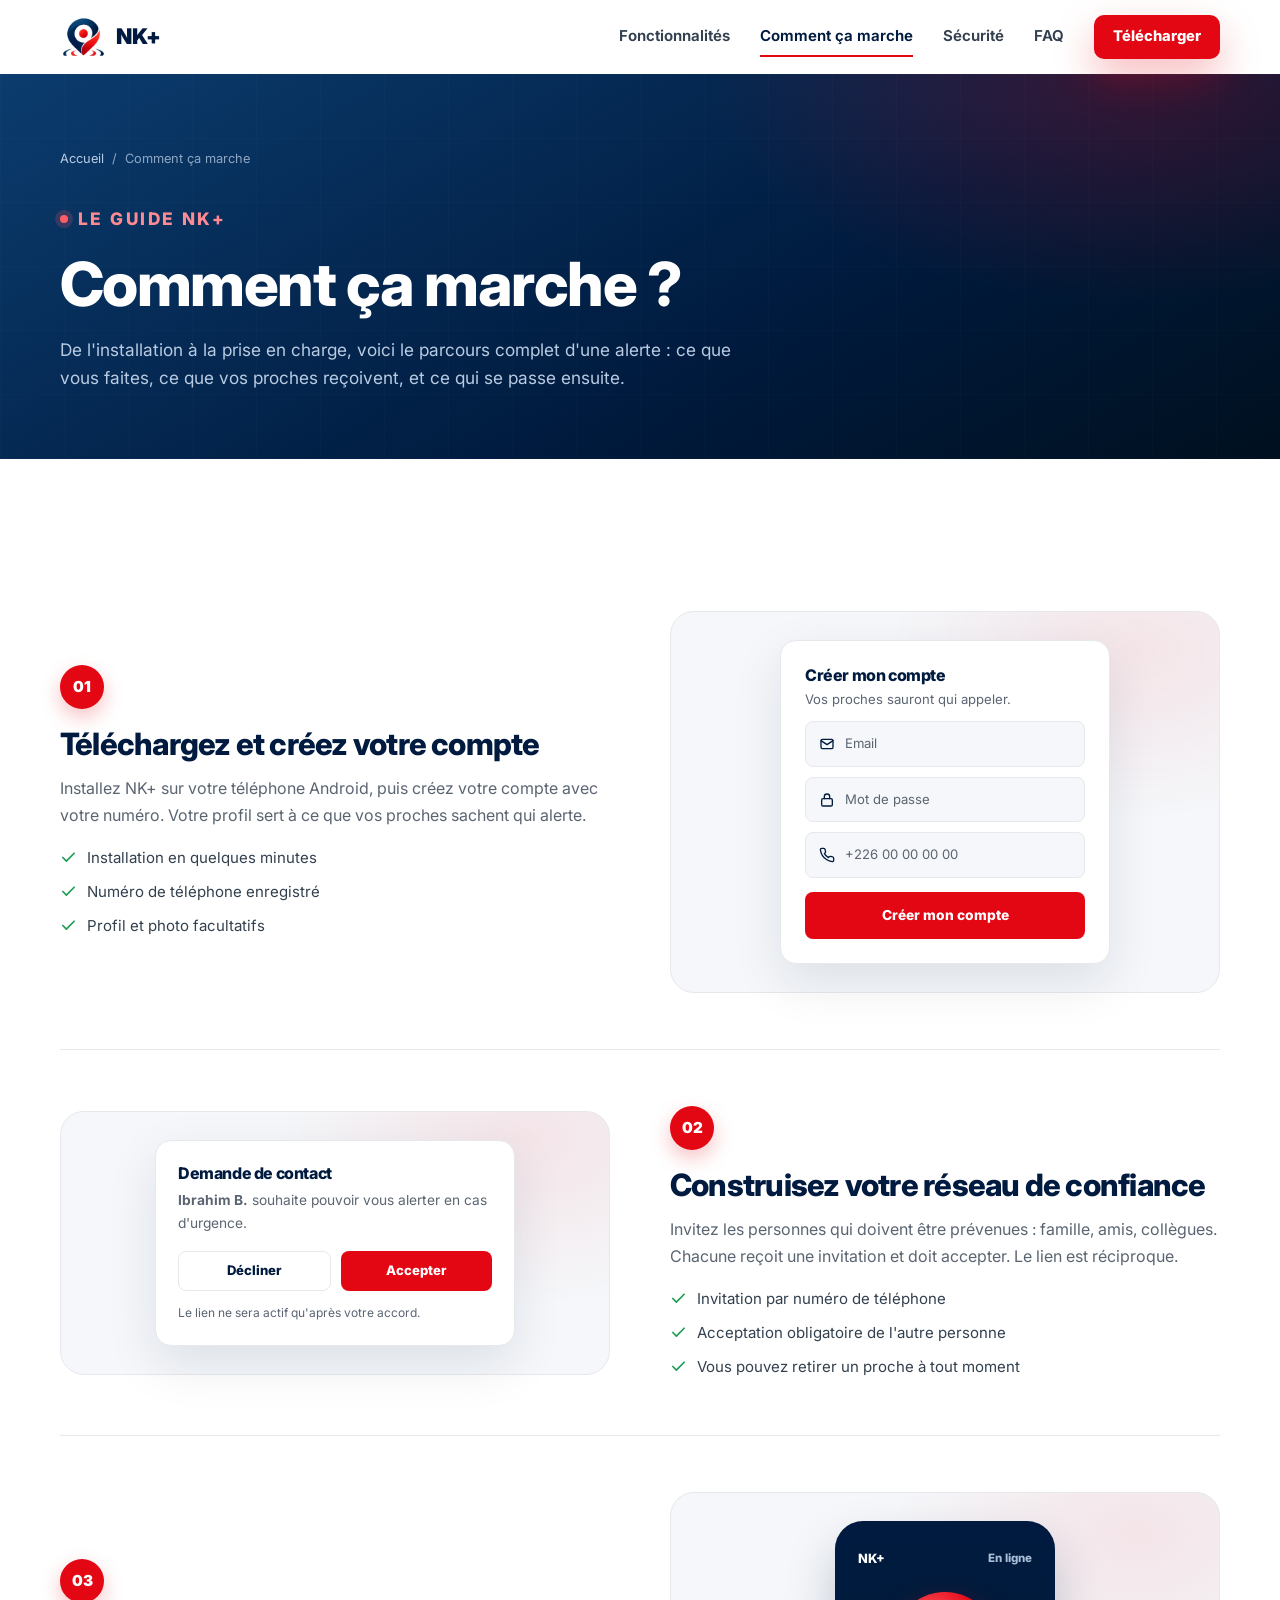
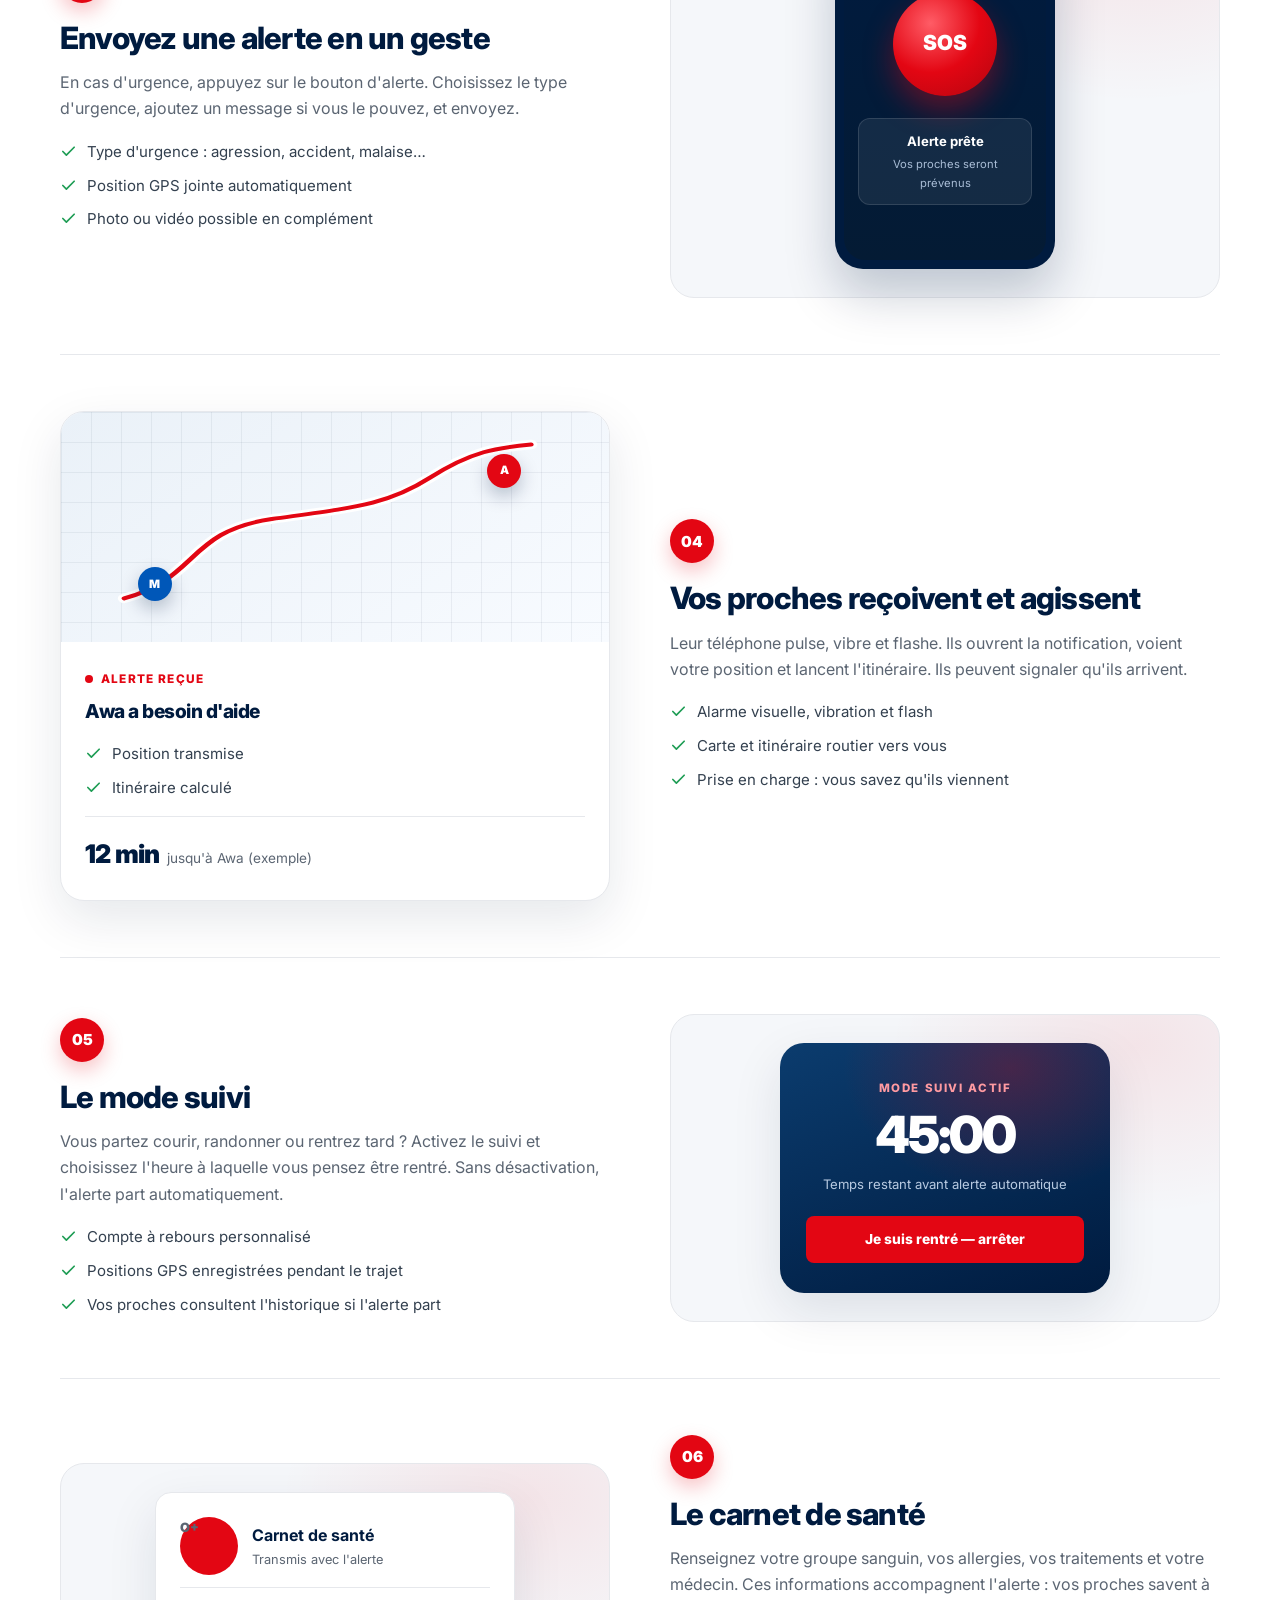
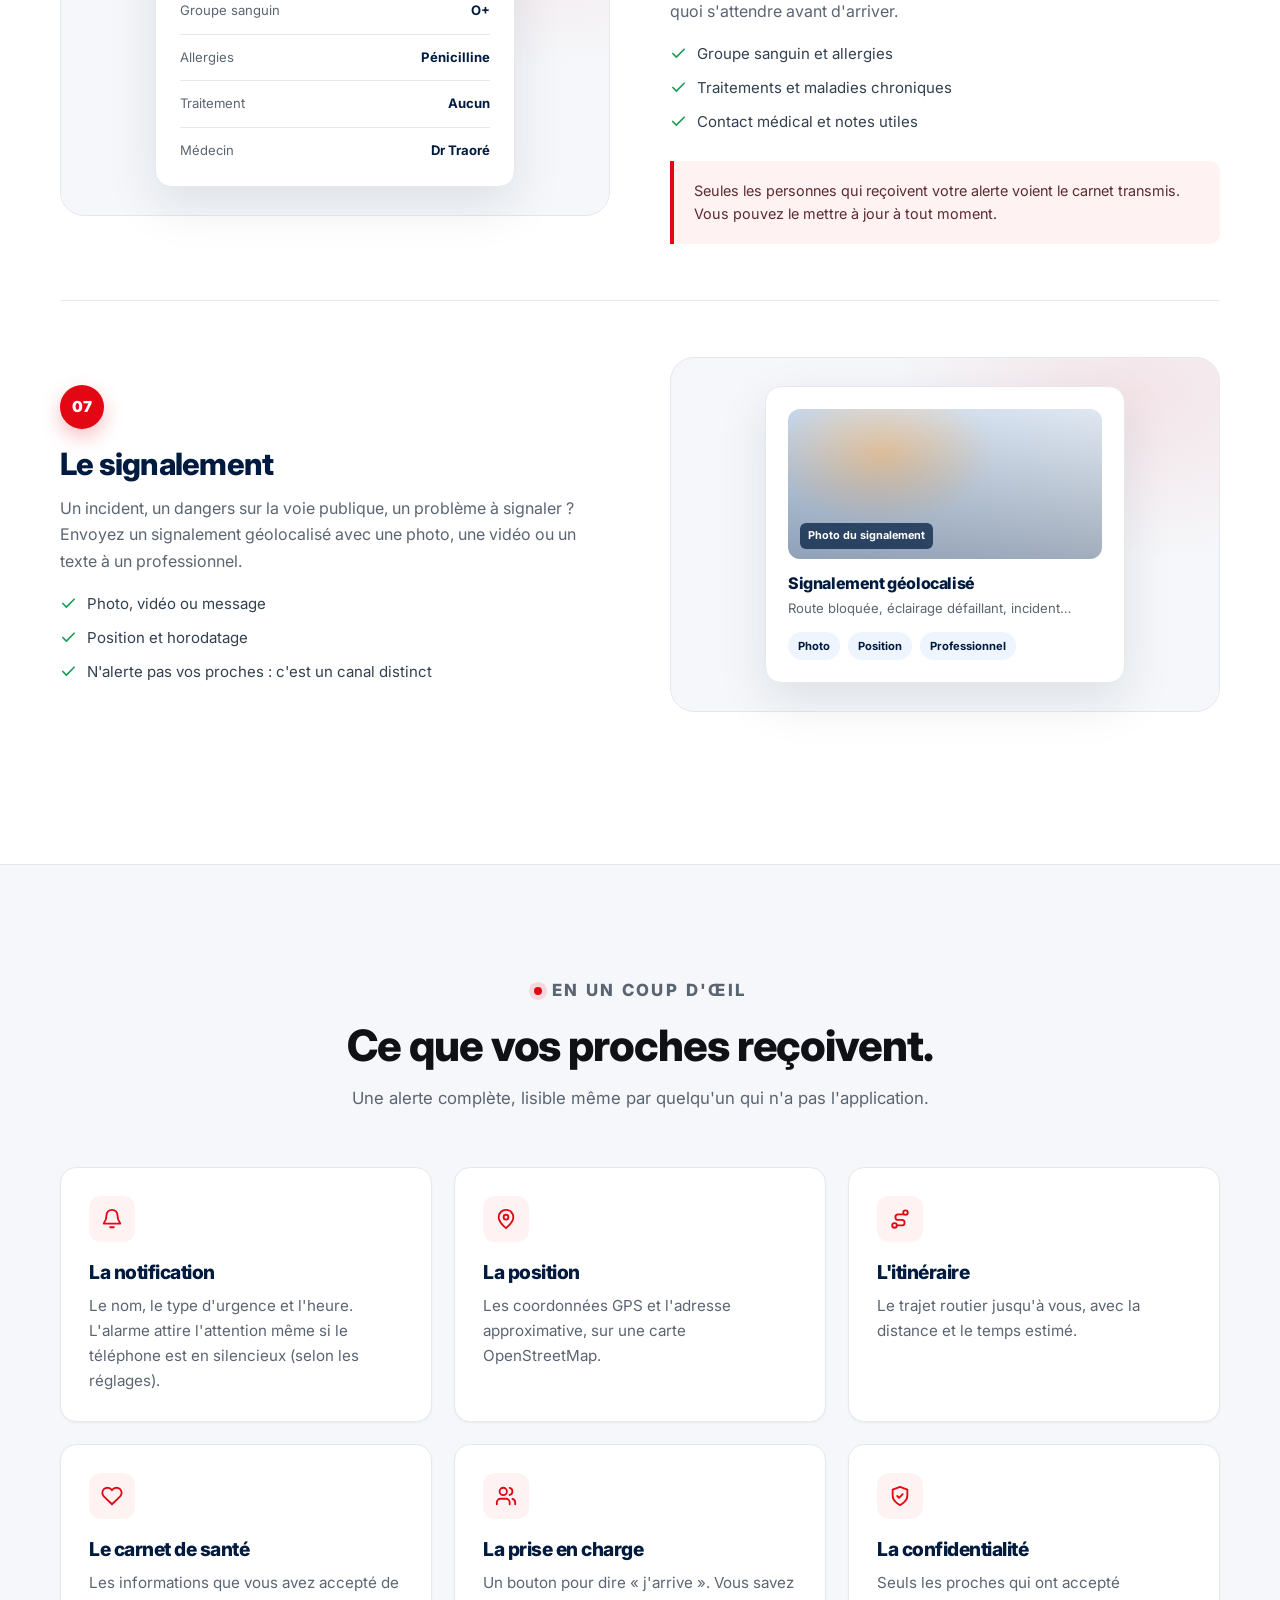
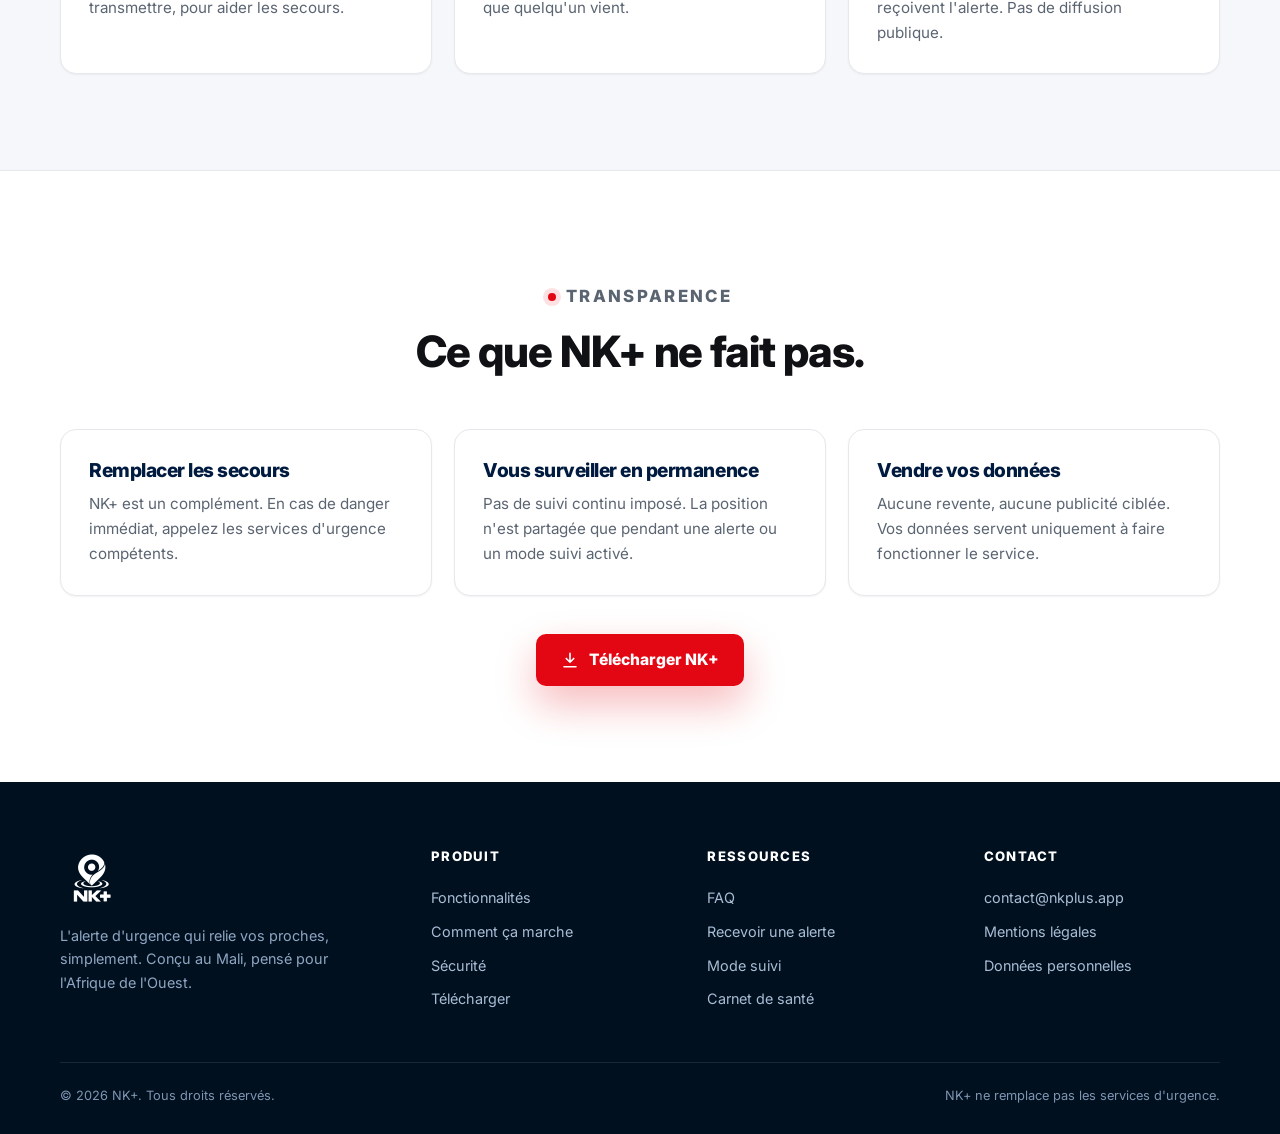
<file: comment-ca-marche.html>
<!DOCTYPE html>
<html lang="fr">
<head>
  <meta charset="UTF-8">
  <script>document.documentElement.classList.add('js')</script>
  <meta name="viewport" content="width=device-width, initial-scale=1">
  <title>Comment ça marche — NK+</title>
  <meta name="description" content="De l'installation à la prise en charge : découvrez comment NK+ prévient vos proches, partage votre position, votre itinéraire et votre carnet de santé.">
  <meta name="theme-color" content="#E30613">
  <link rel="icon" type="image/png" href="assets/img/favicon.png">
  <link rel="apple-touch-icon" href="assets/img/logo-192.png">
  <meta property="og:type" content="article">
  <meta property="og:locale" content="fr_FR">
  <meta property="og:title" content="Comment ça marche — NK+">
  <meta property="og:description" content="Le parcours complet d'une alerte NK+ : réseau de confiance, position, itinéraire, carnet de santé et prise en charge.">
  <meta property="og:image" content="assets/img/og-cover.png">
  <link rel="preconnect" href="https://fonts.googleapis.com">
  <link rel="preconnect" href="https://fonts.gstatic.com" crossorigin>
  <link href="https://fonts.googleapis.com/css2?family=Inter:wght@400;500;600;700;800;900&display=swap" rel="stylesheet">
  <link rel="stylesheet" href="assets/css/style.css">
</head>
<body>
  <a class="skip-link" href="#main">Aller au contenu</a>

  <svg width="0" height="0" style="position:absolute" aria-hidden="true" focusable="false">
    <symbol id="i-check" viewBox="0 0 24 24" fill="none" stroke="currentColor" stroke-width="2.4" stroke-linecap="round" stroke-linejoin="round"><path d="M20 6 9 17l-5-5"/></symbol>
    <symbol id="i-arrow" viewBox="0 0 24 24" fill="none" stroke="currentColor" stroke-width="2.2" stroke-linecap="round" stroke-linejoin="round"><path d="M5 12h14M13 6l6 6-6 6"/></symbol>
    <symbol id="i-map-pin" viewBox="0 0 24 24" fill="none" stroke="currentColor" stroke-width="2" stroke-linecap="round" stroke-linejoin="round"><path d="M20 10c0 5-8 12-8 12S4 15 4 10a8 8 0 1 1 16 0Z"/><circle cx="12" cy="10" r="2.6"/></symbol>
    <symbol id="i-users" viewBox="0 0 24 24" fill="none" stroke="currentColor" stroke-width="2" stroke-linecap="round" stroke-linejoin="round"><path d="M16 21v-2a4 4 0 0 0-4-4H6a4 4 0 0 0-4 4v2"/><circle cx="9" cy="7" r="4"/><path d="M22 21v-2a4 4 0 0 0-3-3.87M16 3.13a4 4 0 0 1 0 7.75"/></symbol>
    <symbol id="i-bell" viewBox="0 0 24 24" fill="none" stroke="currentColor" stroke-width="2" stroke-linecap="round" stroke-linejoin="round"><path d="M18 8a6 6 0 0 0-12 0c0 7-3 7-3 9h18c0-2-3-2-3-9"/><path d="M10 21h4"/></symbol>
    <symbol id="i-route" viewBox="0 0 24 24" fill="none" stroke="currentColor" stroke-width="2" stroke-linecap="round" stroke-linejoin="round"><circle cx="6" cy="19" r="2.5"/><circle cx="18" cy="5" r="2.5"/><path d="M8.5 19H14a3 3 0 0 0 0-6h-4a3 3 0 0 1 0-6h5.5"/></symbol>
    <symbol id="i-heart" viewBox="0 0 24 24" fill="none" stroke="currentColor" stroke-width="2" stroke-linecap="round" stroke-linejoin="round"><path d="M20.8 4.6a5.5 5.5 0 0 0-7.8 0L12 5.7l-1.1-1.1a5.5 5.5 0 0 0-7.8 7.8l1.1 1.1L12 21l7.8-7.5 1.1-1.1a5.5 5.5 0 0 0-.1-7.8Z"/></symbol>
    <symbol id="i-timer" viewBox="0 0 24 24" fill="none" stroke="currentColor" stroke-width="2" stroke-linecap="round" stroke-linejoin="round"><circle cx="12" cy="13" r="8"/><path d="M12 9v4l2.5 2.5M9 2h6M12 2v3"/></symbol>
    <symbol id="i-shield" viewBox="0 0 24 24" fill="none" stroke="currentColor" stroke-width="2" stroke-linecap="round" stroke-linejoin="round"><path d="M12 22s8-4 8-10V5l-8-3-8 3v7c0 6 8 10 8 10Z"/><path d="m9 12 2 2 4-4"/></symbol>
    <symbol id="i-lock" viewBox="0 0 24 24" fill="none" stroke="currentColor" stroke-width="2" stroke-linecap="round" stroke-linejoin="round"><rect x="4" y="10" width="16" height="11" rx="2"/><path d="M8 10V7a4 4 0 0 1 8 0v3"/></symbol>
    <symbol id="i-download" viewBox="0 0 24 24" fill="none" stroke="currentColor" stroke-width="2.2" stroke-linecap="round" stroke-linejoin="round"><path d="M12 3v12M7 10l5 5 5-5M4 21h16"/></symbol>
    <symbol id="i-chevron-up" viewBox="0 0 24 24" fill="none" stroke="currentColor" stroke-width="2.4" stroke-linecap="round" stroke-linejoin="round"><path d="m6 15 6-6 6 6"/></symbol>
    <symbol id="i-phone" viewBox="0 0 24 24" fill="none" stroke="currentColor" stroke-width="2" stroke-linecap="round" stroke-linejoin="round"><path d="M22 16.9v3a2 2 0 0 1-2.2 2 19.8 19.8 0 0 1-8.6-3.1 19.5 19.5 0 0 1-6-6A19.8 19.8 0 0 1 2.1 4.2 2 2 0 0 1 4.1 2h3a2 2 0 0 1 2 1.7c.1 1 .4 2 .7 2.9a2 2 0 0 1-.5 2.1L8.1 9.9a16 16 0 0 0 6 6l1.2-1.2a2 2 0 0 1 2.1-.5c.9.3 1.9.6 2.9.7a2 2 0 0 1 1.7 2Z"/></symbol>
    <symbol id="i-mail" viewBox="0 0 24 24" fill="none" stroke="currentColor" stroke-width="2" stroke-linecap="round" stroke-linejoin="round"><rect x="3" y="5" width="18" height="14" rx="2"/><path d="m3 7 9 6 9-6"/></symbol>
    <symbol id="i-camera" viewBox="0 0 24 24" fill="none" stroke="currentColor" stroke-width="2" stroke-linecap="round" stroke-linejoin="round"><path d="M4 7h3l2-3h6l2 3h3a1 1 0 0 1 1 1v11a1 1 0 0 1-1 1H4a1 1 0 0 1-1-1V8a1 1 0 0 1 1-1Z"/><circle cx="12" cy="13" r="4"/></symbol>
  </svg>

  <header class="site-header" id="header">
    <div class="container header-inner">
      <a class="brand" href="index.html" aria-label="NK+ — accueil">
        <img src="assets/img/logo-mark.png" alt="" width="46" height="46">
        <span class="brand-name">NK+</span>
      </a>
      <button class="nav-toggle" type="button" aria-expanded="false" aria-controls="site-nav" aria-label="Ouvrir le menu">
        <span></span><span></span><span></span>
      </button>
      <nav class="nav" id="site-nav" aria-label="Navigation principale">
        <a href="index.html#fonctionnalites">Fonctionnalités</a>
        <a href="comment-ca-marche.html" class="is-active" aria-current="page">Comment ça marche</a>
        <a href="index.html#securite">Sécurité</a>
        <a href="index.html#faq">FAQ</a>
        <a class="btn btn-primary btn-sm" href="index.html#telecharger">Télécharger</a>
      </nav>
    </div>
  </header>

  <main id="main">
    <section class="page-hero">
      <div class="container">
        <nav class="breadcrumb" aria-label="Fil d'Ariane">
          <a href="index.html">Accueil</a><span>/</span><span>Comment ça marche</span>
        </nav>
        <p class="eyebrow"><span class="dot"></span> Le guide NK+</p>
        <h1>Comment ça marche ?</h1>
        <p>De l'installation à la prise en charge, voici le parcours complet d'une alerte : ce que vous faites, ce que vos proches reçoivent, et ce qui se passe ensuite.</p>
      </div>
    </section>

    <section class="section">
      <div class="container">

        <div class="step-row" id="telecharger-app">
          <div class="step-row-copy reveal">
            <span class="step-number">01</span>
            <h2>Téléchargez et créez votre compte</h2>
            <p>Installez NK+ sur votre téléphone Android, puis créez votre compte avec votre numéro. Votre profil sert à ce que vos proches sachent qui alerte.</p>
            <ul>
              <li><svg aria-hidden="true"><use href="#i-check"></use></svg>Installation en quelques minutes</li>
              <li><svg aria-hidden="true"><use href="#i-check"></use></svg>Numéro de téléphone enregistré</li>
              <li><svg aria-hidden="true"><use href="#i-check"></use></svg>Profil et photo facultatifs</li>
            </ul>
          </div>
          <div class="step-row-visual reveal">
            <div class="visual-card">
              <div class="form-demo">
                <h3>Créer mon compte</h3>
                <p>Vos proches sauront qui appeler.</p>
                <div class="demo-field"><svg aria-hidden="true"><use href="#i-mail"></use></svg>Email</div>
                <div class="demo-field"><svg aria-hidden="true"><use href="#i-lock"></use></svg>Mot de passe</div>
                <div class="demo-field"><svg aria-hidden="true"><use href="#i-phone"></use></svg>+226 00 00 00 00</div>
                <div class="demo-submit">Créer mon compte</div>
              </div>
            </div>
          </div>
        </div>

        <div class="step-row" id="reseau">
          <div class="step-row-copy reveal">
            <span class="step-number">02</span>
            <h2>Construisez votre réseau de confiance</h2>
            <p>Invitez les personnes qui doivent être prévenues : famille, amis, collègues. Chacune reçoit une invitation et doit accepter. Le lien est réciproque.</p>
            <ul>
              <li><svg aria-hidden="true"><use href="#i-check"></use></svg>Invitation par numéro de téléphone</li>
              <li><svg aria-hidden="true"><use href="#i-check"></use></svg>Acceptation obligatoire de l'autre personne</li>
              <li><svg aria-hidden="true"><use href="#i-check"></use></svg>Vous pouvez retirer un proche à tout moment</li>
            </ul>
          </div>
          <div class="step-row-visual reveal">
            <div class="visual-card">
              <div class="invite-card">
                <h3>Demande de contact</h3>
                <p><strong>Ibrahim B.</strong> souhaite pouvoir vous alerter en cas d'urgence.</p>
                <div class="invite-actions">
                  <span class="decline">Décliner</span>
                  <span class="accept">Accepter</span>
                </div>
                <p style="margin-top:12px;font-size:.75rem">Le lien ne sera actif qu'après votre accord.</p>
              </div>
            </div>
          </div>
        </div>

        <div class="step-row" id="alerte">
          <div class="step-row-copy reveal">
            <span class="step-number">03</span>
            <h2>Envoyez une alerte en un geste</h2>
            <p>En cas d'urgence, appuyez sur le bouton d'alerte. Choisissez le type d'urgence, ajoutez un message si vous le pouvez, et envoyez.</p>
            <ul>
              <li><svg aria-hidden="true"><use href="#i-check"></use></svg>Type d'urgence : agression, accident, malaise…</li>
              <li><svg aria-hidden="true"><use href="#i-check"></use></svg>Position GPS jointe automatiquement</li>
              <li><svg aria-hidden="true"><use href="#i-check"></use></svg>Photo ou vidéo possible en complément</li>
            </ul>
          </div>
          <div class="step-row-visual reveal">
            <div class="visual-card">
              <div class="mini-phone">
                <div class="mini-phone-screen">
                  <div class="row"><span>NK+</span><span class="muted">En ligne</span></div>
                  <div class="big-sos">SOS</div>
                  <div class="bubble" style="text-align:center"><strong>Alerte prête</strong><span>Vos proches seront prévenus</span></div>
                </div>
              </div>
            </div>
          </div>
        </div>

        <div class="step-row" id="recevoir">
          <div class="step-row-copy reveal">
            <span class="step-number">04</span>
            <h2>Vos proches reçoivent et agissent</h2>
            <p>Leur téléphone pulse, vibre et flashe. Ils ouvrent la notification, voient votre position et lancent l'itinéraire. Ils peuvent signaler qu'ils arrivent.</p>
            <ul>
              <li><svg aria-hidden="true"><use href="#i-check"></use></svg>Alarme visuelle, vibration et flash</li>
              <li><svg aria-hidden="true"><use href="#i-check"></use></svg>Carte et itinéraire routier vers vous</li>
              <li><svg aria-hidden="true"><use href="#i-check"></use></svg>Prise en charge : vous savez qu'ils viennent</li>
            </ul>
          </div>
          <div class="step-row-visual reveal">
            <div class="route-card">
              <div class="route-map" style="height:230px">
                <svg viewBox="0 0 520 290" fill="none" preserveAspectRatio="none" aria-hidden="true">
                  <path d="M60 235C130 210 120 150 200 135s110-18 150-52 64-38 96-42" stroke="#ffffff" stroke-width="12" stroke-linecap="round"/>
                  <path d="M60 235C130 210 120 150 200 135s110-18 150-52 64-38 96-42" stroke="#E30613" stroke-width="5" stroke-linecap="round"/>
                </svg>
                <span class="pin start">M</span>
                <span class="pin end">A</span>
              </div>
              <div class="route-panel">
                <span class="route-live"><i></i> Alerte reçue</span>
                <h3>Awa a besoin d'aide</h3>
                <ul>
                  <li><svg aria-hidden="true"><use href="#i-check"></use></svg>Position transmise</li>
                  <li><svg aria-hidden="true"><use href="#i-check"></use></svg>Itinéraire calculé</li>
                </ul>
                <div class="route-eta"><strong>12 min</strong><span>jusqu'à Awa (exemple)</span></div>
              </div>
            </div>
          </div>
        </div>

        <div class="step-row" id="suivi">
          <div class="step-row-copy reveal">
            <span class="step-number">05</span>
            <h2>Le mode suivi</h2>
            <p>Vous partez courir, randonner ou rentrez tard ? Activez le suivi et choisissez l'heure à laquelle vous pensez être rentré. Sans désactivation, l'alerte part automatiquement.</p>
            <ul>
              <li><svg aria-hidden="true"><use href="#i-check"></use></svg>Compte à rebours personnalisé</li>
              <li><svg aria-hidden="true"><use href="#i-check"></use></svg>Positions GPS enregistrées pendant le trajet</li>
              <li><svg aria-hidden="true"><use href="#i-check"></use></svg>Vos proches consultent l'historique si l'alerte part</li>
            </ul>
          </div>
          <div class="step-row-visual reveal">
            <div class="visual-card">
              <div class="timer-demo">
                <span class="label">Mode suivi actif</span>
                <div class="time">45:00</div>
                <p>Temps restant avant alerte automatique</p>
                <div class="timer-button">Je suis rentré — arrêter</div>
              </div>
            </div>
          </div>
        </div>

        <div class="step-row" id="sante">
          <div class="step-row-copy reveal">
            <span class="step-number">06</span>
            <h2>Le carnet de santé</h2>
            <p>Renseignez votre groupe sanguin, vos allergies, vos traitements et votre médecin. Ces informations accompagnent l'alerte : vos proches savent à quoi s'attendre avant d'arriver.</p>
            <ul>
              <li><svg aria-hidden="true"><use href="#i-check"></use></svg>Groupe sanguin et allergies</li>
              <li><svg aria-hidden="true"><use href="#i-check"></use></svg>Traitements et maladies chroniques</li>
              <li><svg aria-hidden="true"><use href="#i-check"></use></svg>Contact médical et notes utiles</li>
            </ul>
            <div class="note-box">Seules les personnes qui reçoivent votre alerte voient le carnet transmis. Vous pouvez le mettre à jour à tout moment.</div>
          </div>
          <div class="step-row-visual reveal">
            <div class="visual-card">
              <div class="health-demo">
                <div class="head">
                  <span class="blood">O+</span>
                  <div><strong>Carnet de santé</strong><span>Transmis avec l'alerte</span></div>
                </div>
                <div class="line"><span>Groupe sanguin</span><span>O+</span></div>
                <div class="line"><span>Allergies</span><span>Pénicilline</span></div>
                <div class="line"><span>Traitement</span><span>Aucun</span></div>
                <div class="line"><span>Médecin</span><span>Dr Traoré</span></div>
              </div>
            </div>
          </div>
        </div>

        <div class="step-row" id="signalement">
          <div class="step-row-copy reveal">
            <span class="step-number">07</span>
            <h2>Le signalement</h2>
            <p>Un incident, un dangers sur la voie publique, un problème à signaler ? Envoyez un signalement géolocalisé avec une photo, une vidéo ou un texte à un professionnel.</p>
            <ul>
              <li><svg aria-hidden="true"><use href="#i-check"></use></svg>Photo, vidéo ou message</li>
              <li><svg aria-hidden="true"><use href="#i-check"></use></svg>Position et horodatage</li>
              <li><svg aria-hidden="true"><use href="#i-check"></use></svg>N'alerte pas vos proches : c'est un canal distinct</li>
            </ul>
          </div>
          <div class="step-row-visual reveal">
            <div class="visual-card">
              <div class="report-demo">
                <div class="photo"></div>
                <h3>Signalement géolocalisé</h3>
                <p>Route bloquée, éclairage défaillant, incident…</p>
                <div class="chips"><span class="chip">Photo</span><span class="chip">Position</span><span class="chip">Professionnel</span></div>
              </div>
            </div>
          </div>
        </div>

      </div>
    </section>

    <section class="section section--soft">
      <div class="container">
        <div class="section-head reveal">
          <p class="eyebrow"><span class="dot"></span> En un coup d'œil</p>
          <h2>Ce que vos proches reçoivent.</h2>
          <p>Une alerte complète, lisible même par quelqu'un qui n'a pas l'application.</p>
        </div>
        <div class="grid-3">
          <article class="card reveal">
            <div class="card-icon"><svg aria-hidden="true"><use href="#i-bell"></use></svg></div>
            <h3>La notification</h3>
            <p>Le nom, le type d'urgence et l'heure. L'alarme attire l'attention même si le téléphone est en silencieux (selon les réglages).</p>
          </article>
          <article class="card reveal">
            <div class="card-icon"><svg aria-hidden="true"><use href="#i-map-pin"></use></svg></div>
            <h3>La position</h3>
            <p>Les coordonnées GPS et l'adresse approximative, sur une carte OpenStreetMap.</p>
          </article>
          <article class="card reveal">
            <div class="card-icon"><svg aria-hidden="true"><use href="#i-route"></use></svg></div>
            <h3>L'itinéraire</h3>
            <p>Le trajet routier jusqu'à vous, avec la distance et le temps estimé.</p>
          </article>
          <article class="card reveal">
            <div class="card-icon"><svg aria-hidden="true"><use href="#i-heart"></use></svg></div>
            <h3>Le carnet de santé</h3>
            <p>Les informations que vous avez accepté de transmettre, pour aider les secours.</p>
          </article>
          <article class="card reveal">
            <div class="card-icon"><svg aria-hidden="true"><use href="#i-users"></use></svg></div>
            <h3>La prise en charge</h3>
            <p>Un bouton pour dire « j'arrive ». Vous savez que quelqu'un vient.</p>
          </article>
          <article class="card reveal">
            <div class="card-icon"><svg aria-hidden="true"><use href="#i-shield"></use></svg></div>
            <h3>La confidentialité</h3>
            <p>Seuls les proches qui ont accepté reçoivent l'alerte. Pas de diffusion publique.</p>
          </article>
        </div>
      </div>
    </section>

    <section class="section">
      <div class="container">
        <div class="section-head reveal">
          <p class="eyebrow"><span class="dot"></span> Transparence</p>
          <h2>Ce que NK+ ne fait pas.</h2>
        </div>
        <div class="grid-3">
          <article class="card reveal">
            <h3>Remplacer les secours</h3>
            <p>NK+ est un complément. En cas de danger immédiat, appelez les services d'urgence compétents.</p>
          </article>
          <article class="card reveal">
            <h3>Vous surveiller en permanence</h3>
            <p>Pas de suivi continu imposé. La position n'est partagée que pendant une alerte ou un mode suivi activé.</p>
          </article>
          <article class="card reveal">
            <h3>Vendre vos données</h3>
            <p>Aucune revente, aucune publicité ciblée. Vos données servent uniquement à faire fonctionner le service.</p>
          </article>
        </div>
        <div style="text-align:center;margin-top:38px" class="reveal">
          <a class="btn btn-primary" href="index.html#telecharger"><svg aria-hidden="true"><use href="#i-download"></use></svg>Télécharger NK+</a>
        </div>
      </div>
    </section>
  </main>

  <footer class="site-footer">
    <div class="container">
      <div class="footer-grid">
        <div class="footer-brand">
          <img src="assets/img/logo-white.png" alt="NK+" width="76" height="76" loading="lazy">
          <p>L'alerte d'urgence qui relie vos proches, simplement. Conçu au Mali, pensé pour l'Afrique de l'Ouest.</p>
        </div>
        <div class="footer-col">
          <h4>Produit</h4>
          <a href="index.html#fonctionnalites">Fonctionnalités</a>
          <a href="comment-ca-marche.html">Comment ça marche</a>
          <a href="index.html#securite">Sécurité</a>
          <a href="index.html#telecharger">Télécharger</a>
        </div>
        <div class="footer-col">
          <h4>Ressources</h4>
          <a href="index.html#faq">FAQ</a>
          <a href="#recevoir">Recevoir une alerte</a>
          <a href="#suivi">Mode suivi</a>
          <a href="#sante">Carnet de santé</a>
        </div>
        <div class="footer-col">
          <h4>Contact</h4>
          <a href="mailto:contact@nkplus.app">contact@nkplus.app</a>
          <a href="mentions-legales.html">Mentions légales</a>
          <a href="mentions-legales.html#donnees">Données personnelles</a>
        </div>
      </div>
      <div class="footer-bottom">
        <span>© <span data-year>2026</span> NK+. Tous droits réservés.</span>
        <span>NK+ ne remplace pas les services d'urgence.</span>
      </div>
    </div>
  </footer>

  <button class="to-top" type="button" aria-label="Retour en haut">
    <svg width="20" height="20" aria-hidden="true"><use href="#i-chevron-up"></use></svg>
  </button>

  <script src="assets/js/main.js"></script>
</body>
</html>
</file>
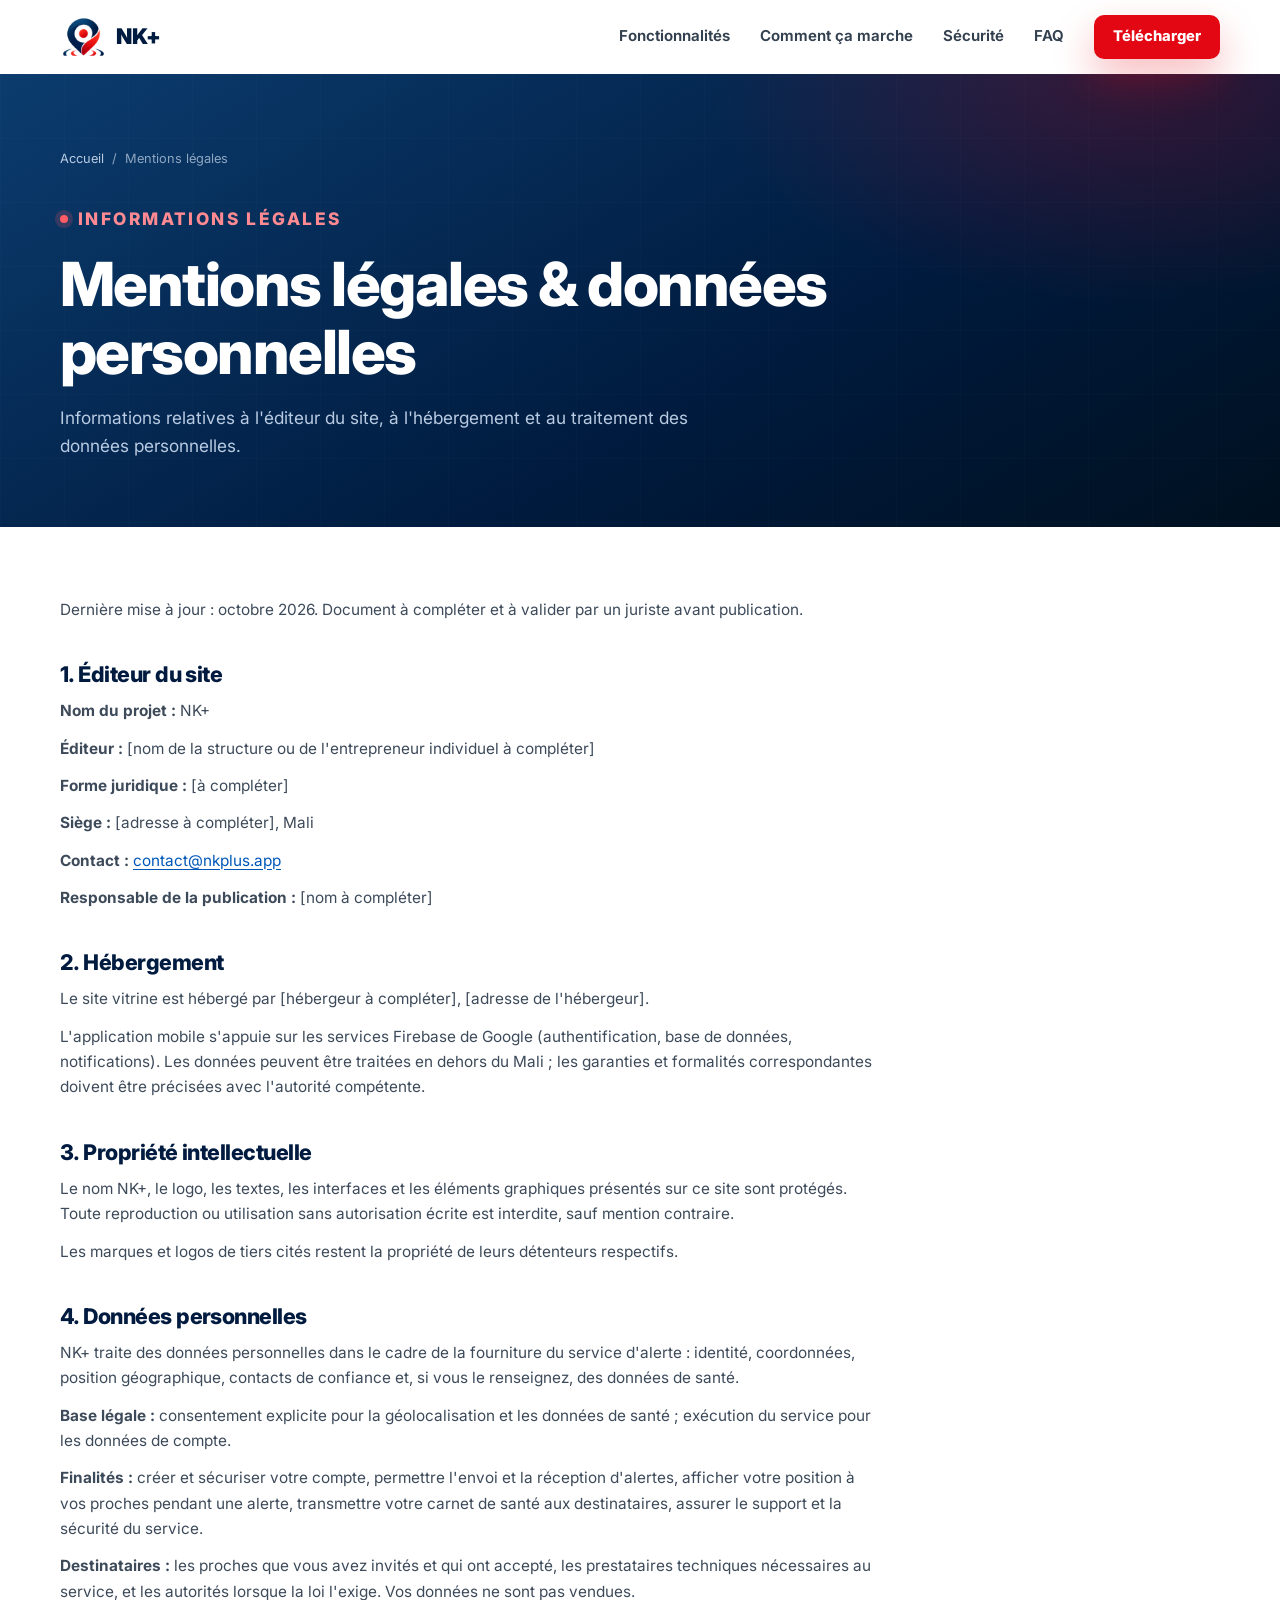
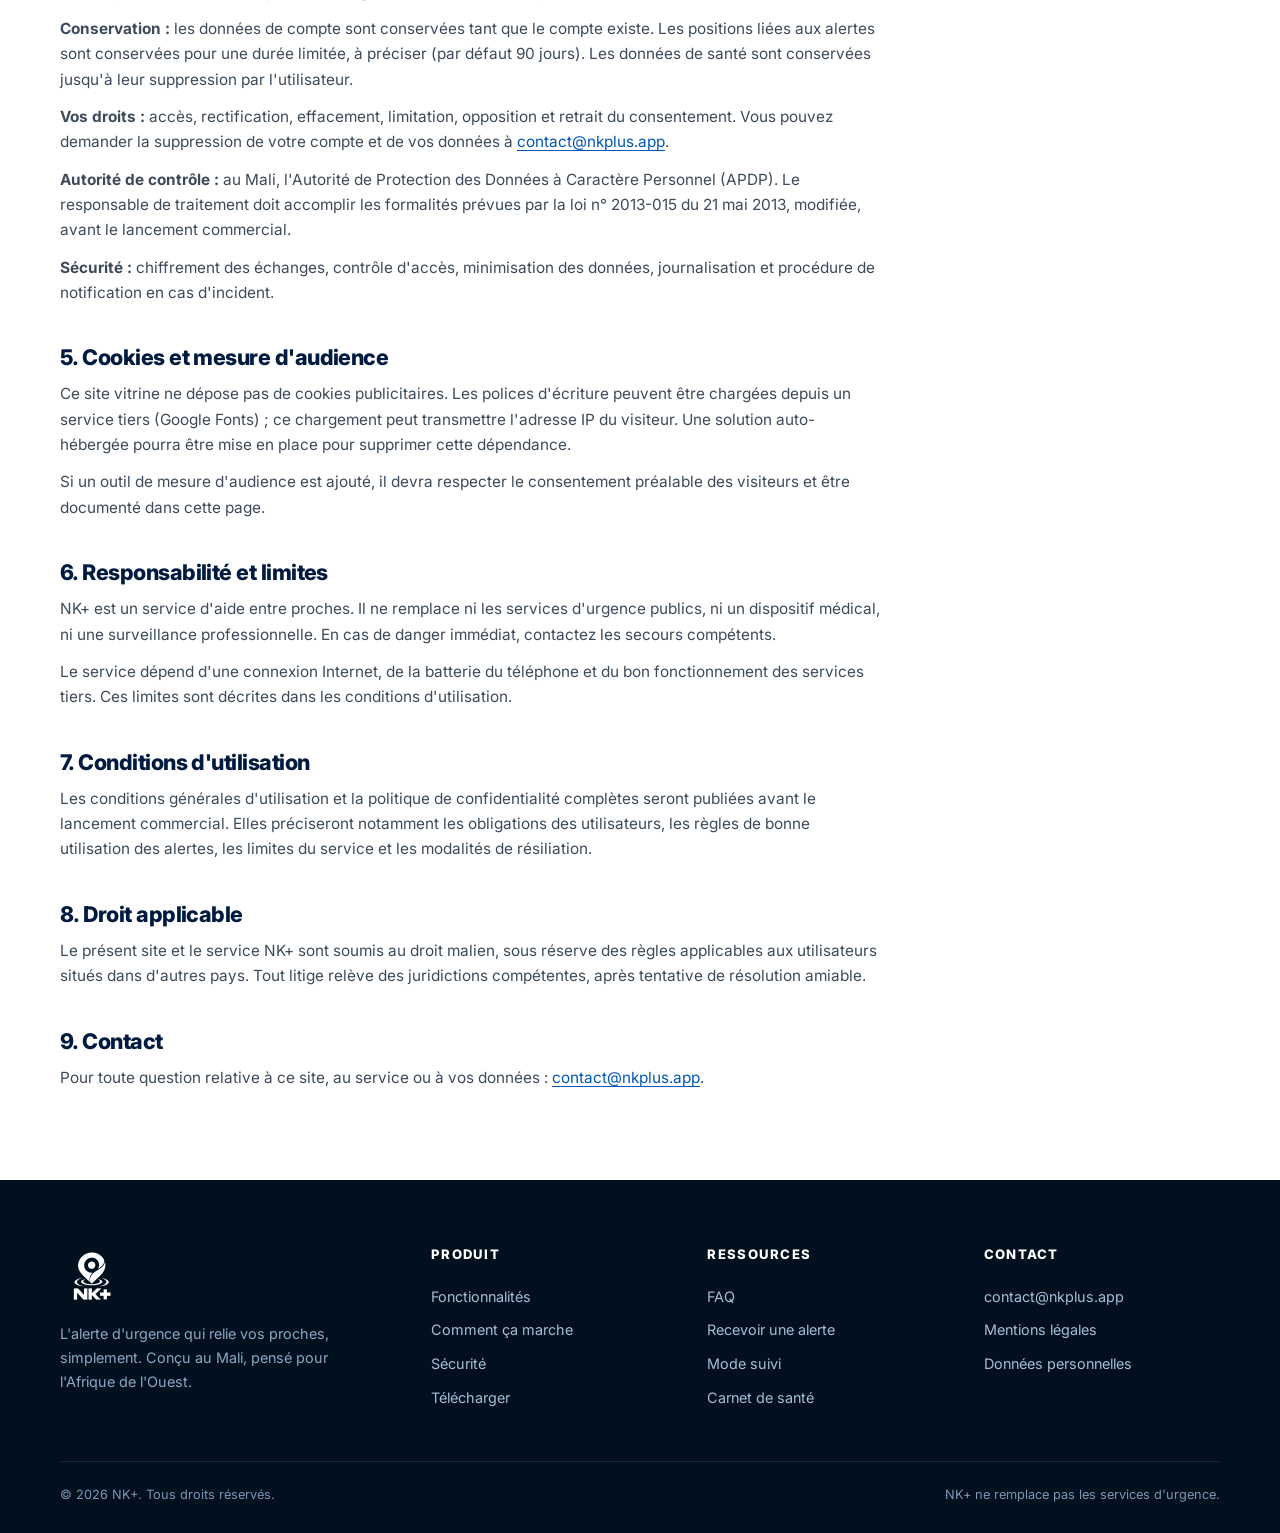
<file: mentions-legales.html>
<!DOCTYPE html>
<html lang="fr">
<head>
  <meta charset="UTF-8">
  <script>document.documentElement.classList.add('js')</script>
  <meta name="viewport" content="width=device-width, initial-scale=1">
  <title>Mentions légales & données personnelles — NK+</title>
  <meta name="description" content="Mentions légales, hébergement et politique de protection des données personnelles du site et de l'application NK+.">
  <meta name="theme-color" content="#E30613">
  <meta name="robots" content="noindex,follow">
  <link rel="icon" type="image/png" href="assets/img/favicon.png">
  <link rel="apple-touch-icon" href="assets/img/logo-192.png">
  <link rel="preconnect" href="https://fonts.googleapis.com">
  <link rel="preconnect" href="https://fonts.gstatic.com" crossorigin>
  <link href="https://fonts.googleapis.com/css2?family=Inter:wght@400;500;600;700;800;900&display=swap" rel="stylesheet">
  <link rel="stylesheet" href="assets/css/style.css">
</head>
<body>
  <a class="skip-link" href="#main">Aller au contenu</a>

  <svg width="0" height="0" style="position:absolute" aria-hidden="true" focusable="false">
    <symbol id="i-chevron-up" viewBox="0 0 24 24" fill="none" stroke="currentColor" stroke-width="2.4" stroke-linecap="round" stroke-linejoin="round"><path d="m6 15 6-6 6 6"/></symbol>
  </svg>

  <header class="site-header" id="header">
    <div class="container header-inner">
      <a class="brand" href="index.html" aria-label="NK+ — accueil">
        <img src="assets/img/logo-mark.png" alt="" width="46" height="46">
        <span class="brand-name">NK+</span>
      </a>
      <button class="nav-toggle" type="button" aria-expanded="false" aria-controls="site-nav" aria-label="Ouvrir le menu">
        <span></span><span></span><span></span>
      </button>
      <nav class="nav" id="site-nav" aria-label="Navigation principale">
        <a href="index.html#fonctionnalites">Fonctionnalités</a>
        <a href="comment-ca-marche.html">Comment ça marche</a>
        <a href="index.html#securite">Sécurité</a>
        <a href="index.html#faq">FAQ</a>
        <a class="btn btn-primary btn-sm" href="index.html#telecharger">Télécharger</a>
      </nav>
    </div>
  </header>

  <main id="main">
    <section class="page-hero">
      <div class="container">
        <nav class="breadcrumb" aria-label="Fil d'Ariane">
          <a href="index.html">Accueil</a><span>/</span><span>Mentions légales</span>
        </nav>
        <p class="eyebrow"><span class="dot"></span> Informations légales</p>
        <h1>Mentions légales & données personnelles</h1>
        <p>Informations relatives à l'éditeur du site, à l'hébergement et au traitement des données personnelles.</p>
      </div>
    </section>

    <section class="legal">
      <div class="container">
        <div class="legal-content">
          <p class="legal-updated">Dernière mise à jour : octobre 2026. Document à compléter et à valider par un juriste avant publication.</p>

          <h2>1. Éditeur du site</h2>
          <p><strong>Nom du projet :</strong> NK+</p>
          <p><strong>Éditeur :</strong> [nom de la structure ou de l'entrepreneur individuel à compléter]</p>
          <p><strong>Forme juridique :</strong> [à compléter]</p>
          <p><strong>Siège :</strong> [adresse à compléter], Mali</p>
          <p><strong>Contact :</strong> <a href="mailto:contact@nkplus.app">contact@nkplus.app</a></p>
          <p><strong>Responsable de la publication :</strong> [nom à compléter]</p>

          <h2>2. Hébergement</h2>
          <p>Le site vitrine est hébergé par [hébergeur à compléter], [adresse de l'hébergeur].</p>
          <p>L'application mobile s'appuie sur les services Firebase de Google (authentification, base de données, notifications). Les données peuvent être traitées en dehors du Mali ; les garanties et formalités correspondantes doivent être précisées avec l'autorité compétente.</p>

          <h2>3. Propriété intellectuelle</h2>
          <p>Le nom NK+, le logo, les textes, les interfaces et les éléments graphiques présentés sur ce site sont protégés. Toute reproduction ou utilisation sans autorisation écrite est interdite, sauf mention contraire.</p>
          <p>Les marques et logos de tiers cités restent la propriété de leurs détenteurs respectifs.</p>

          <h2 id="donnees">4. Données personnelles</h2>
          <p>NK+ traite des données personnelles dans le cadre de la fourniture du service d'alerte : identité, coordonnées, position géographique, contacts de confiance et, si vous le renseignez, des données de santé.</p>
          <p><strong>Base légale :</strong> consentement explicite pour la géolocalisation et les données de santé ; exécution du service pour les données de compte.</p>
          <p><strong>Finalités :</strong> créer et sécuriser votre compte, permettre l'envoi et la réception d'alertes, afficher votre position à vos proches pendant une alerte, transmettre votre carnet de santé aux destinataires, assurer le support et la sécurité du service.</p>
          <p><strong>Destinataires :</strong> les proches que vous avez invités et qui ont accepté, les prestataires techniques nécessaires au service, et les autorités lorsque la loi l'exige. Vos données ne sont pas vendues.</p>
          <p><strong>Conservation :</strong> les données de compte sont conservées tant que le compte existe. Les positions liées aux alertes sont conservées pour une durée limitée, à préciser (par défaut 90 jours). Les données de santé sont conservées jusqu'à leur suppression par l'utilisateur.</p>
          <p><strong>Vos droits :</strong> accès, rectification, effacement, limitation, opposition et retrait du consentement. Vous pouvez demander la suppression de votre compte et de vos données à <a href="mailto:contact@nkplus.app">contact@nkplus.app</a>.</p>
          <p><strong>Autorité de contrôle :</strong> au Mali, l'Autorité de Protection des Données à Caractère Personnel (APDP). Le responsable de traitement doit accomplir les formalités prévues par la loi n° 2013-015 du 21 mai 2013, modifiée, avant le lancement commercial.</p>
          <p><strong>Sécurité :</strong> chiffrement des échanges, contrôle d'accès, minimisation des données, journalisation et procédure de notification en cas d'incident.</p>

          <h2>5. Cookies et mesure d'audience</h2>
          <p>Ce site vitrine ne dépose pas de cookies publicitaires. Les polices d'écriture peuvent être chargées depuis un service tiers (Google Fonts) ; ce chargement peut transmettre l'adresse IP du visiteur. Une solution auto-hébergée pourra être mise en place pour supprimer cette dépendance.</p>
          <p>Si un outil de mesure d'audience est ajouté, il devra respecter le consentement préalable des visiteurs et être documenté dans cette page.</p>

          <h2>6. Responsabilité et limites</h2>
          <p>NK+ est un service d'aide entre proches. Il ne remplace ni les services d'urgence publics, ni un dispositif médical, ni une surveillance professionnelle. En cas de danger immédiat, contactez les secours compétents.</p>
          <p>Le service dépend d'une connexion Internet, de la batterie du téléphone et du bon fonctionnement des services tiers. Ces limites sont décrites dans les conditions d'utilisation.</p>

          <h2>7. Conditions d'utilisation</h2>
          <p>Les conditions générales d'utilisation et la politique de confidentialité complètes seront publiées avant le lancement commercial. Elles préciseront notamment les obligations des utilisateurs, les règles de bonne utilisation des alertes, les limites du service et les modalités de résiliation.</p>

          <h2>8. Droit applicable</h2>
          <p>Le présent site et le service NK+ sont soumis au droit malien, sous réserve des règles applicables aux utilisateurs situés dans d'autres pays. Tout litige relève des juridictions compétentes, après tentative de résolution amiable.</p>

          <h2>9. Contact</h2>
          <p>Pour toute question relative à ce site, au service ou à vos données : <a href="mailto:contact@nkplus.app">contact@nkplus.app</a>.</p>
        </div>
      </div>
    </section>
  </main>

  <footer class="site-footer">
    <div class="container">
      <div class="footer-grid">
        <div class="footer-brand">
          <img src="assets/img/logo-white.png" alt="NK+" width="76" height="76" loading="lazy">
          <p>L'alerte d'urgence qui relie vos proches, simplement. Conçu au Mali, pensé pour l'Afrique de l'Ouest.</p>
        </div>
        <div class="footer-col">
          <h4>Produit</h4>
          <a href="index.html#fonctionnalites">Fonctionnalités</a>
          <a href="comment-ca-marche.html">Comment ça marche</a>
          <a href="index.html#securite">Sécurité</a>
          <a href="index.html#telecharger">Télécharger</a>
        </div>
        <div class="footer-col">
          <h4>Ressources</h4>
          <a href="index.html#faq">FAQ</a>
          <a href="comment-ca-marche.html#recevoir">Recevoir une alerte</a>
          <a href="comment-ca-marche.html#suivi">Mode suivi</a>
          <a href="comment-ca-marche.html#sante">Carnet de santé</a>
        </div>
        <div class="footer-col">
          <h4>Contact</h4>
          <a href="mailto:contact@nkplus.app">contact@nkplus.app</a>
          <a href="mentions-legales.html">Mentions légales</a>
          <a href="mentions-legales.html#donnees">Données personnelles</a>
        </div>
      </div>
      <div class="footer-bottom">
        <span>© <span data-year>2026</span> NK+. Tous droits réservés.</span>
        <span>NK+ ne remplace pas les services d'urgence.</span>
      </div>
    </div>
  </footer>

  <button class="to-top" type="button" aria-label="Retour en haut">
    <svg width="20" height="20" aria-hidden="true"><use href="#i-chevron-up"></use></svg>
  </button>

  <script src="assets/js/main.js"></script>
</body>
</html>
</file>
<file: assets/css/style.css>
/* ==========================================================================
   NK+ — Site vitrine
   Palette : blanc, rouge NK+ (#E30613), marine NK+ (#001B3F), bleu lien.
   ========================================================================== */

:root {
  --red: #e30613;
  --red-dark: #b3050f;
  --red-soft: #fff2f3;
  --navy: #001b3f;
  --navy-2: #062a50;
  --navy-3: #0b3c6e;
  --blue: #0057b8;
  --blue-soft: #eef5ff;
  --ink: #101114;
  --muted: #5b6572;
  --line: #e6e8ec;
  --soft: #f5f7fa;
  --white: #ffffff;
  --green: #1f9d55;

  --radius-sm: 10px;
  --radius: 16px;
  --radius-lg: 24px;
  --shadow-sm: 0 1px 2px rgba(16, 17, 20, 0.05);
  --shadow: 0 18px 50px rgba(0, 27, 63, 0.1);
  --shadow-red: 0 18px 40px rgba(227, 6, 19, 0.28);

  --container: 1160px;
  --header-h: 74px;
  --font: "Inter", -apple-system, BlinkMacSystemFont, "Segoe UI", Roboto,
    "Helvetica Neue", Arial, sans-serif;
}

*,
*::before,
*::after {
  box-sizing: border-box;
}

html {
  scroll-behavior: smooth;
  scroll-padding-top: calc(var(--header-h) + 24px);
}

body {
  margin: 0;
  font-family: var(--font);
  color: var(--ink);
  background: var(--white);
  line-height: 1.65;
  -webkit-font-smoothing: antialiased;
  text-rendering: optimizeLegibility;
}

img {
  max-width: 100%;
  display: block;
}

a {
  color: inherit;
  text-decoration: none;
}

button {
  font: inherit;
}

h1,
h2,
h3,
h4,
p,
ul,
ol {
  margin: 0;
}

ul,
ol {
  padding: 0;
  list-style: none;
}

::selection {
  background: var(--red);
  color: var(--white);
}

:focus-visible {
  outline: 3px solid var(--blue);
  outline-offset: 3px;
  border-radius: 4px;
}

.skip-link {
  position: absolute;
  top: -100px;
  left: 16px;
  z-index: 200;
  padding: 10px 16px;
  background: var(--navy);
  color: var(--white);
  border-radius: 0 0 8px 8px;
  font-weight: 700;
}

.skip-link:focus {
  top: 0;
}

.container {
  width: min(100% - 40px, var(--container));
  margin-inline: auto;
}

/* --------------------------------------------------------------------------
   Typographie
   -------------------------------------------------------------------------- */

h1,
h2,
h3 {
  font-weight: 800;
  line-height: 1.12;
  letter-spacing: -0.025em;
}

h1 {
  font-size: clamp(2.35rem, 5vw, 3.8rem);
}

h2 {
  font-size: clamp(1.8rem, 3.4vw, 2.7rem);
}

h3 {
  font-size: 1.2rem;
  line-height: 1.3;
}

.lead {
  font-size: clamp(1.05rem, 1.5vw, 1.2rem);
  color: var(--muted);
  line-height: 1.7;
}

.text-red {
  color: var(--red);
}

.eyebrow {
  display: inline-flex;
  align-items: center;
  gap: 10px;
  font-size: 0.78rem;
  font-weight: 800;
  letter-spacing: 0.14em;
  text-transform: uppercase;
  color: var(--red);
}

.eyebrow .dot {
  width: 8px;
  height: 8px;
  border-radius: 50%;
  background: var(--red);
  box-shadow: 0 0 0 5px rgba(227, 6, 19, 0.12);
}

.section {
  padding: 96px 0;
}

.section--soft {
  background: var(--soft);
  border-block: 1px solid var(--line);
}

.section-head {
  max-width: 720px;
  margin: 0 auto 54px;
  text-align: center;
}

.section-head .eyebrow {
  margin-bottom: 16px;
}

.section-head p {
  margin-top: 16px;
  color: var(--muted);
  font-size: 1.05rem;
}

/* --------------------------------------------------------------------------
   Boutons
   -------------------------------------------------------------------------- */

.btn {
  display: inline-flex;
  align-items: center;
  justify-content: center;
  gap: 10px;
  min-height: 52px;
  padding: 0 24px;
  border: 1px solid transparent;
  border-radius: var(--radius-sm);
  font-weight: 800;
  font-size: 0.98rem;
  cursor: pointer;
  transition: transform 0.18s ease, box-shadow 0.18s ease,
    background-color 0.18s ease, color 0.18s ease, border-color 0.18s ease;
}

.btn:hover {
  transform: translateY(-2px);
}

.btn:active {
  transform: translateY(0);
}

.btn-primary {
  background: var(--red);
  color: var(--white);
  box-shadow: var(--shadow-red);
}

.btn-primary:hover {
  background: var(--red-dark);
}

.btn-ghost {
  background: var(--white);
  color: var(--navy);
  border-color: var(--line);
}

.btn-ghost:hover {
  border-color: var(--navy);
}

.btn-navy {
  background: var(--navy);
  color: var(--white);
}

.btn-navy:hover {
  background: var(--navy-2);
}

.btn-light {
  background: var(--white);
  color: var(--red);
}

.btn-light:hover {
  background: var(--red-soft);
}

.btn-sm {
  min-height: 44px;
  padding: 0 18px;
  font-size: 0.92rem;
}

.btn svg {
  width: 18px;
  height: 18px;
  flex: none;
}

/* --------------------------------------------------------------------------
   En-tête
   -------------------------------------------------------------------------- */

.site-header {
  position: sticky;
  top: 0;
  z-index: 100;
  height: var(--header-h);
  background: rgba(255, 255, 255, 0.92);
  backdrop-filter: saturate(180%) blur(14px);
  border-bottom: 1px solid transparent;
  transition: border-color 0.2s ease, box-shadow 0.2s ease;
}

.site-header.is-scrolled {
  border-bottom-color: var(--line);
  box-shadow: 0 8px 30px rgba(0, 27, 63, 0.06);
}

.header-inner {
  height: 100%;
  display: flex;
  align-items: center;
  justify-content: space-between;
  gap: 24px;
}

.brand {
  display: flex;
  align-items: center;
  gap: 10px;
  flex: none;
}

.brand img {
  width: 46px;
  height: 46px;
  object-fit: contain;
}

.brand-name {
  font-weight: 900;
  font-size: 1.35rem;
  letter-spacing: -0.02em;
  color: var(--navy);
}

.nav {
  display: flex;
  align-items: center;
  gap: 30px;
}

.nav > a:not(.btn) {
  position: relative;
  font-size: 0.94rem;
  font-weight: 650;
  color: #33404f;
  padding: 8px 0;
  transition: color 0.16s ease;
}

.nav > a:not(.btn)::after {
  content: "";
  position: absolute;
  left: 0;
  right: 100%;
  bottom: 0;
  height: 2px;
  background: var(--red);
  transition: right 0.2s ease;
}

.nav > a:not(.btn):hover,
.nav > a.is-active {
  color: var(--navy);
}

.nav > a:not(.btn):hover::after,
.nav > a.is-active::after {
  right: 0;
}

.nav-toggle {
  display: none;
  width: 46px;
  height: 46px;
  border: 1px solid var(--line);
  border-radius: 10px;
  background: var(--white);
  cursor: pointer;
  padding: 12px;
}

.nav-toggle span {
  display: block;
  height: 2px;
  background: var(--navy);
  border-radius: 2px;
  transition: transform 0.2s ease, opacity 0.2s ease;
}

.nav-toggle span + span {
  margin-top: 5px;
}

.nav-toggle[aria-expanded="true"] span:nth-child(1) {
  transform: translateY(7px) rotate(45deg);
}

.nav-toggle[aria-expanded="true"] span:nth-child(2) {
  opacity: 0;
}

.nav-toggle[aria-expanded="true"] span:nth-child(3) {
  transform: translateY(-7px) rotate(-45deg);
}

/* --------------------------------------------------------------------------
   Héros
   -------------------------------------------------------------------------- */

.hero {
  position: relative;
  overflow: hidden;
  padding: 76px 0 96px;
  background:
    radial-gradient(900px 460px at 82% 8%, rgba(227, 6, 19, 0.1), transparent 60%),
    radial-gradient(760px 520px at 8% 30%, rgba(0, 87, 184, 0.09), transparent 62%),
    var(--white);
}

.hero::before {
  content: "";
  position: absolute;
  inset: 0;
  background-image: linear-gradient(var(--line) 1px, transparent 1px),
    linear-gradient(90deg, var(--line) 1px, transparent 1px);
  background-size: 64px 64px;
  opacity: 0.32;
  mask-image: linear-gradient(to bottom, black, transparent 78%);
  pointer-events: none;
}

.hero-grid {
  position: relative;
  display: grid;
  grid-template-columns: 1.08fr 0.92fr;
  align-items: center;
  gap: 56px;
}

.hero-copy .eyebrow {
  margin-bottom: 20px;
}

.hero h1 {
  color: var(--navy);
}

/* Effet machine à écrire : la première ligne reste fixe, la seconde tourne
   entre plusieurs messages. Une hauteur réservée évite que le bloc saute
   pendant la frappe. */
.typed-line {
  display: block;
  min-height: 2.28em;
}

/* Tablettes et petits portables : les messages longs passent sur trois
   lignes. On réserve la hauteur pour que la suite du héros ne bouge pas. */
@media (min-width: 861px) and (max-width: 1300px) {
  .typed-line {
    min-height: 3.35em;
  }
}

.typed-caret {
  display: inline-block;
  width: 3px;
  height: 0.88em;
  margin-left: 5px;
  vertical-align: -0.06em;
  background: currentColor;
  animation: caret-blink 1.05s steps(1) infinite;
}

@keyframes caret-blink {
  0%,
  45% {
    opacity: 1;
  }
  50%,
  100% {
    opacity: 0;
  }
}

.hero .lead {
  max-width: 540px;
  margin-top: 24px;
}

.hero-actions {
  display: flex;
  flex-wrap: wrap;
  gap: 14px;
  margin-top: 34px;
}

.hero-points {
  display: flex;
  flex-wrap: wrap;
  gap: 10px 24px;
  margin-top: 28px;
  font-size: 0.9rem;
  font-weight: 600;
  color: #3d4a5a;
}

.hero-points li {
  display: flex;
  align-items: center;
  gap: 8px;
}

.hero-points svg {
  width: 17px;
  height: 17px;
  color: var(--green);
  flex: none;
}

/* Téléphone */

.hero-visual {
  display: flex;
  justify-content: center;
  perspective: 1200px;
}

.phone {
  position: relative;
  width: min(320px, 82vw);
  padding: 11px;
  border-radius: 46px;
  background: linear-gradient(160deg, #001b3f, #041b34 65%, #000b1a);
  box-shadow: 0 40px 90px rgba(0, 27, 63, 0.3),
    0 0 0 1px rgba(255, 255, 255, 0.08) inset;
  transform: rotate(-2.5deg);
}

.phone::after {
  content: "";
  position: absolute;
  inset: 4px;
  border-radius: 42px;
  border: 1px solid rgba(255, 255, 255, 0.14);
  pointer-events: none;
}

.phone-screen {
  position: relative;
  overflow: hidden;
  border-radius: 36px;
  aspect-ratio: 390 / 844;
  background: #00101f;
  color: var(--white);
}

.phone-shot {
  width: 100%;
  height: 100%;
  object-fit: cover;
  display: block;
}

.app-top {
  display: flex;
  align-items: center;
  justify-content: space-between;
  font-size: 0.78rem;
  font-weight: 800;
  letter-spacing: 0.08em;
}

.app-logo {
  font-size: 1.05rem;
  letter-spacing: 0.02em;
}

.app-status {
  display: inline-flex;
  align-items: center;
  gap: 6px;
  color: #b9cbe2;
  font-weight: 600;
  letter-spacing: 0;
}

.app-status i {
  width: 7px;
  height: 7px;
  border-radius: 50%;
  background: #3ddc84;
  box-shadow: 0 0 0 4px rgba(61, 220, 132, 0.18);
}

.alert-orb {
  position: relative;
  width: 176px;
  height: 176px;
  margin: 20px auto 6px;
  display: grid;
  place-items: center;
}

.ring {
  position: absolute;
  inset: 0;
  border-radius: 50%;
  border: 2px solid rgba(227, 6, 19, 0.5);
  animation: pulse 2.6s ease-out infinite;
}

.ring.r2 {
  animation-delay: 0.8s;
}

.ring.r3 {
  animation-delay: 1.6s;
}

@keyframes pulse {
  0% {
    transform: scale(0.66);
    opacity: 0.9;
  }
  100% {
    transform: scale(1.18);
    opacity: 0;
  }
}

.sos {
  position: relative;
  z-index: 2;
  width: 126px;
  height: 126px;
  border: 0;
  border-radius: 50%;
  background: radial-gradient(circle at 36% 30%, #ff5c66, #e30613 46%, #b3050f 100%);
  color: var(--white);
  box-shadow: 0 18px 40px rgba(227, 6, 19, 0.45),
    0 0 0 10px rgba(227, 6, 19, 0.12);
  display: flex;
  flex-direction: column;
  align-items: center;
  justify-content: center;
  gap: 2px;
  font-weight: 900;
  font-size: 1.65rem;
  letter-spacing: 0.04em;
}

.sos small {
  font-size: 0.56rem;
  font-weight: 800;
  letter-spacing: 0.18em;
  opacity: 0.9;
}

.phone-hint {
  text-align: center;
  font-size: 0.72rem;
  color: #a9bdd6;
  margin-bottom: 4px;
}

.alert-card {
  border-radius: 16px;
  padding: 14px;
  background: rgba(255, 255, 255, 0.07);
  border: 1px solid rgba(255, 255, 255, 0.13);
  backdrop-filter: blur(8px);
}

.alert-card-head {
  display: flex;
  align-items: center;
  gap: 8px;
  font-size: 0.82rem;
  font-weight: 800;
}

.alert-card-head .ok {
  display: grid;
  place-items: center;
  width: 20px;
  height: 20px;
  border-radius: 50%;
  background: #3ddc84;
  color: #003018;
  font-size: 0.7rem;
}

.alert-card p {
  margin-top: 2px;
  font-size: 0.78rem;
  color: #b9cbe2;
}

.avatars {
  display: flex;
  margin-top: 10px;
}

.avatars span {
  width: 30px;
  height: 30px;
  border-radius: 50%;
  border: 2px solid #0a1f3a;
  display: grid;
  place-items: center;
  font-size: 0.62rem;
  font-weight: 800;
  color: var(--white);
  margin-left: -7px;
}

.avatars span:first-child {
  margin-left: 0;
}

.avatars span:nth-child(1) {
  background: #0b5fb0;
}

.avatars span:nth-child(2) {
  background: #8a4fd0;
}

.avatars span:nth-child(3) {
  background: #1f9d55;
}

.avatars span.more {
  background: #243b58;
  color: #cfe0f4;
}

.alert-meta {
  margin-top: 8px;
  font-size: 0.68rem;
  color: #91a8c3;
}

.mini-map {
  position: relative;
  flex: 1;
  min-height: 128px;
  border-radius: 16px;
  overflow: hidden;
  background:
    linear-gradient(90deg, rgba(255, 255, 255, 0.04) 1px, transparent 1px),
    linear-gradient(rgba(255, 255, 255, 0.04) 1px, transparent 1px),
    #071f3b;
  background-size: 26px 26px;
  border: 1px solid rgba(255, 255, 255, 0.1);
}

.mini-map svg {
  position: absolute;
  inset: 0;
  width: 100%;
  height: 100%;
}

.mini-map .map-pin {
  position: absolute;
  width: 12px;
  height: 12px;
  border-radius: 50%;
  border: 3px solid #fff;
  background: var(--red);
  box-shadow: 0 0 0 5px rgba(227, 6, 19, 0.22);
}

.mini-map .pin-a {
  left: 18%;
  top: 68%;
}

.mini-map .pin-b {
  right: 16%;
  top: 26%;
  background: #3ddc84;
  box-shadow: 0 0 0 5px rgba(61, 220, 132, 0.2);
}

/* --------------------------------------------------------------------------
   Bande de repères
   -------------------------------------------------------------------------- */

.stats {
  border-block: 1px solid var(--line);
  background: var(--white);
}

.stats-grid {
  display: grid;
  grid-template-columns: repeat(4, 1fr);
}

.stats-grid > div {
  padding: 30px 24px;
  text-align: center;
  border-left: 1px solid var(--line);
}

.stats-grid > div:first-child {
  border-left: 0;
}

.stats strong {
  display: block;
  font-size: clamp(1.5rem, 2.4vw, 2rem);
  font-weight: 900;
  color: var(--navy);
  letter-spacing: -0.03em;
}

.stats span {
  display: block;
  margin-top: 4px;
  font-size: 0.82rem;
  color: var(--muted);
  font-weight: 600;
}

/* --------------------------------------------------------------------------
   Cartes / grilles
   -------------------------------------------------------------------------- */

.grid-3 {
  display: grid;
  grid-template-columns: repeat(3, 1fr);
  gap: 22px;
}

.grid-4 {
  display: grid;
  grid-template-columns: repeat(4, 1fr);
  gap: 22px;
}

.grid-2 {
  display: grid;
  grid-template-columns: repeat(2, 1fr);
  gap: 22px;
}

.card {
  position: relative;
  padding: 28px;
  background: var(--white);
  border: 1px solid var(--line);
  border-radius: var(--radius);
  box-shadow: var(--shadow-sm);
  transition: transform 0.2s ease, box-shadow 0.2s ease,
    border-color 0.2s ease;
}

.card:hover {
  transform: translateY(-4px);
  border-color: #d6dbe2;
  box-shadow: 0 20px 44px rgba(0, 27, 63, 0.08);
}

.card-icon {
  display: grid;
  place-items: center;
  width: 46px;
  height: 46px;
  border-radius: 12px;
  background: var(--red-soft);
  color: var(--red);
  margin-bottom: 18px;
}

.card-icon svg {
  width: 22px;
  height: 22px;
}

.card h3 {
  margin-bottom: 8px;
  color: var(--navy);
}

.card p {
  color: var(--muted);
  font-size: 0.95rem;
}

/* Étapes */

.steps {
  display: grid;
  grid-template-columns: repeat(4, 1fr);
  gap: 18px;
  counter-reset: step;
}

.step {
  position: relative;
  padding: 28px 24px;
  background: var(--white);
  border: 1px solid var(--line);
  border-radius: var(--radius);
  overflow: hidden;
}

.step::before {
  counter-increment: step;
  content: "0" counter(step);
  position: absolute;
  right: 18px;
  top: 10px;
  font-size: 3.4rem;
  font-weight: 900;
  letter-spacing: -0.04em;
  color: rgba(0, 27, 63, 0.06);
  line-height: 1;
}

.step-icon {
  display: grid;
  place-items: center;
  width: 42px;
  height: 42px;
  border-radius: 50%;
  background: var(--navy);
  color: var(--white);
  margin-bottom: 18px;
}

.step-icon svg {
  width: 20px;
  height: 20px;
}

.step h3 {
  color: var(--navy);
  margin-bottom: 8px;
}

.step p {
  color: var(--muted);
  font-size: 0.92rem;
}

/* --------------------------------------------------------------------------
   Parcours de l'alerte
   -------------------------------------------------------------------------- */

.flow {
  display: grid;
  grid-template-columns: 0.95fr 1.05fr;
  align-items: center;
  gap: 64px;
}

.flow h2 {
  color: var(--navy);
}

.flow .lead {
  margin-top: 18px;
}

.flow-list {
  margin-top: 30px;
  display: grid;
  gap: 20px;
}

.flow-list li {
  display: grid;
  grid-template-columns: 36px 1fr;
  gap: 14px;
  align-items: start;
}

.flow-list .num {
  display: grid;
  place-items: center;
  width: 36px;
  height: 36px;
  border-radius: 50%;
  border: 1px solid var(--line);
  background: var(--white);
  font-weight: 900;
  font-size: 0.82rem;
  color: var(--red);
}

.flow-list strong {
  display: block;
  color: var(--navy);
  font-size: 1rem;
}

.flow-list span {
  color: var(--muted);
  font-size: 0.93rem;
}

.route-card {
  overflow: hidden;
  border-radius: var(--radius-lg);
  background: var(--white);
  border: 1px solid var(--line);
  box-shadow: var(--shadow);
}

.route-map {
  position: relative;
  height: 290px;
  background:
    linear-gradient(90deg, rgba(0, 27, 63, 0.06) 1px, transparent 1px),
    linear-gradient(rgba(0, 27, 63, 0.06) 1px, transparent 1px),
    linear-gradient(145deg, #eaf1f8, #f8fbff);
  background-size: 30px 30px, 30px 30px, auto;
}

.route-map svg {
  position: absolute;
  inset: 0;
  width: 100%;
  height: 100%;
}

.route-map .pin {
  position: absolute;
  display: grid;
  place-items: center;
  width: 34px;
  height: 34px;
  border-radius: 50%;
  color: var(--white);
  font-size: 0.72rem;
  font-weight: 900;
  box-shadow: 0 8px 18px rgba(0, 27, 63, 0.25);
}

.route-map .pin.start {
  left: 14%;
  bottom: 18%;
  background: var(--blue);
}

.route-map .pin.end {
  right: 16%;
  top: 18%;
  background: var(--red);
  animation: pin-bounce 2.4s ease-in-out infinite;
}

@keyframes pin-bounce {
  0%,
  100% {
    transform: translateY(0);
  }
  50% {
    transform: translateY(-6px);
  }
}

.route-panel {
  padding: 22px 24px 24px;
}

.route-live {
  display: inline-flex;
  align-items: center;
  gap: 8px;
  font-size: 0.74rem;
  font-weight: 800;
  letter-spacing: 0.1em;
  text-transform: uppercase;
  color: var(--red);
}

.route-live i {
  width: 8px;
  height: 8px;
  border-radius: 50%;
  background: var(--red);
  animation: blink 1.6s ease-in-out infinite;
}

@keyframes blink {
  50% {
    opacity: 0.25;
  }
}

.route-panel h3 {
  margin-top: 8px;
  color: var(--navy);
}

.route-panel ul {
  margin-top: 14px;
  display: grid;
  gap: 8px;
}

.route-panel li {
  display: flex;
  gap: 9px;
  align-items: center;
  font-size: 0.9rem;
  color: var(--muted);
}

.route-panel li svg {
  width: 16px;
  height: 16px;
  color: var(--green);
  flex: none;
}

.route-eta {
  display: flex;
  align-items: baseline;
  gap: 8px;
  margin-top: 16px;
  padding-top: 16px;
  border-top: 1px solid var(--line);
}

.route-eta strong {
  font-size: 1.6rem;
  font-weight: 900;
  color: var(--navy);
  letter-spacing: -0.03em;
}

.route-eta span {
  font-size: 0.85rem;
  color: var(--muted);
}

/* --------------------------------------------------------------------------
   Galerie d'écrans réels
   -------------------------------------------------------------------------- */

.shots {
  display: grid;
  grid-template-columns: repeat(3, minmax(0, 1fr));
  gap: 34px;
  align-items: start;
}

.shot {
  margin: 0;
  text-align: center;
}

.shot:nth-child(2) {
  transform: translateY(-18px);
}

.shot-frame {
  width: min(258px, 100%);
  margin: 0 auto;
  padding: 9px;
  border-radius: 38px;
  background: linear-gradient(160deg, #001b3f, #041b34 65%, #000b1a);
  box-shadow: 0 30px 60px rgba(0, 27, 63, 0.24),
    0 0 0 1px rgba(255, 255, 255, 0.06) inset;
}

.shot-frame img {
  display: block;
  width: 100%;
  height: auto;
  border-radius: 30px;
}

.shot figcaption {
  margin-top: 16px;
  font-size: 0.94rem;
  font-weight: 750;
  color: var(--navy);
}

/* --------------------------------------------------------------------------
   Cas d'usage
   -------------------------------------------------------------------------- */

.usecase {
  padding: 26px;
  border-radius: var(--radius);
  border: 1px solid var(--line);
  background: var(--white);
}

.usecase .emoji {
  display: grid;
  place-items: center;
  width: 46px;
  height: 46px;
  border-radius: 12px;
  background: var(--blue-soft);
  color: var(--navy);
  margin-bottom: 16px;
}

.usecase .emoji svg {
  width: 23px;
  height: 23px;
}

.usecase h3 {
  color: var(--navy);
  margin-bottom: 6px;
}

.usecase p {
  font-size: 0.92rem;
  color: var(--muted);
}

/* --------------------------------------------------------------------------
   Sécurité / vie privée
   -------------------------------------------------------------------------- */

.privacy {
  position: relative;
  overflow: hidden;
  background:
    radial-gradient(700px 420px at 88% 0%, rgba(227, 6, 19, 0.22), transparent 62%),
    linear-gradient(160deg, var(--navy-3), var(--navy) 55%, #00101f);
  color: var(--white);
}

.privacy::after {
  content: "";
  position: absolute;
  inset: 0;
  background-image: linear-gradient(rgba(255, 255, 255, 0.05) 1px, transparent 1px),
    linear-gradient(90deg, rgba(255, 255, 255, 0.05) 1px, transparent 1px);
  background-size: 70px 70px;
  opacity: 0.35;
  pointer-events: none;
}

.privacy .container {
  position: relative;
  z-index: 1;
}

.privacy-grid {
  display: grid;
  grid-template-columns: 0.95fr 1.05fr;
  gap: 60px;
  align-items: center;
}

.privacy h2 {
  color: var(--white);
}

.privacy .lead {
  color: #b9cbe2;
  margin-top: 16px;
}

.privacy-points {
  display: grid;
  gap: 14px;
}

.privacy-points li {
  display: grid;
  grid-template-columns: 30px 1fr;
  gap: 14px;
  padding: 16px 18px;
  border: 1px solid rgba(255, 255, 255, 0.14);
  border-radius: 12px;
  background: rgba(255, 255, 255, 0.05);
}

.privacy-points svg {
  width: 20px;
  height: 20px;
  color: #3ddc84;
  margin-top: 2px;
}

.privacy-points strong {
  display: block;
  font-size: 0.97rem;
}

.privacy-points span {
  display: block;
  margin-top: 2px;
  font-size: 0.87rem;
  color: #a9bdd6;
}

.privacy-note {
  margin-top: 20px;
  font-size: 0.78rem;
  color: #8fa6c2;
}

/* --------------------------------------------------------------------------
   FAQ
   -------------------------------------------------------------------------- */

.faq {
  max-width: 820px;
  margin-inline: auto;
  display: grid;
  gap: 12px;
}

.faq details {
  border: 1px solid var(--line);
  border-radius: 14px;
  background: var(--white);
  padding: 0 22px;
  transition: border-color 0.2s ease, box-shadow 0.2s ease;
}

.faq details[open] {
  border-color: #cfd8e4;
  box-shadow: 0 14px 34px rgba(0, 27, 63, 0.07);
}

.faq summary {
  position: relative;
  list-style: none;
  cursor: pointer;
  padding: 20px 42px 20px 0;
  font-weight: 750;
  color: var(--navy);
}

.faq summary::-webkit-details-marker {
  display: none;
}

.faq summary::after {
  content: "";
  position: absolute;
  right: 4px;
  top: 50%;
  width: 10px;
  height: 10px;
  border-right: 2px solid var(--red);
  border-bottom: 2px solid var(--red);
  transform: translateY(-70%) rotate(45deg);
  transition: transform 0.2s ease;
}

.faq details[open] summary::after {
  transform: translateY(-30%) rotate(-135deg);
}

.faq details p {
  padding: 0 0 20px;
  color: var(--muted);
  font-size: 0.95rem;
}

/* --------------------------------------------------------------------------
   Téléchargement
   -------------------------------------------------------------------------- */

.download {
  padding: 90px 0;
}

.download-card {
  position: relative;
  overflow: hidden;
  display: grid;
  grid-template-columns: 1.15fr 0.85fr;
  gap: 30px;
  align-items: center;
  padding: 56px;
  border-radius: var(--radius-lg);
  background:
    radial-gradient(520px 320px at 92% 8%, rgba(255, 255, 255, 0.18), transparent 62%),
    linear-gradient(135deg, var(--red), var(--red-dark));
  color: var(--white);
  box-shadow: var(--shadow-red);
}

.download-card::before {
  content: "";
  position: absolute;
  inset: 0;
  background-image: linear-gradient(rgba(255, 255, 255, 0.08) 1px, transparent 1px),
    linear-gradient(90deg, rgba(255, 255, 255, 0.08) 1px, transparent 1px);
  background-size: 54px 54px;
  opacity: 0.4;
  pointer-events: none;
}

.download-copy {
  position: relative;
  z-index: 1;
}

.download .eyebrow {
  color: rgba(255, 255, 255, 0.86);
}

.download .eyebrow .dot {
  background: var(--white);
  box-shadow: 0 0 0 5px rgba(255, 255, 255, 0.15);
}

.download h2 {
  margin-top: 14px;
  color: var(--white);
}

.download p {
  margin-top: 14px;
  color: rgba(255, 255, 255, 0.86);
}

.download-actions {
  display: flex;
  flex-wrap: wrap;
  gap: 12px;
  margin-top: 26px;
}

.download-meta {
  margin-top: 16px;
  font-size: 0.8rem;
  color: rgba(255, 255, 255, 0.74);
}

.download-visual {
  position: relative;
  z-index: 1;
  display: flex;
  justify-content: center;
}

.download-badge {
  display: grid;
  place-items: center;
  width: min(300px, 100%);
  aspect-ratio: 1;
  padding: 34px;
  border-radius: 38px;
  background: #fff;
  box-shadow: 0 26px 50px rgba(0, 0, 0, 0.24);
  transform: rotate(-3deg);
}

.download-badge img {
  width: 100%;
  height: 100%;
  object-fit: contain;
}

/* --------------------------------------------------------------------------
   Pied de page
   -------------------------------------------------------------------------- */

.site-footer {
  background: #00101f;
  color: #b9cbe2;
  padding: 64px 0 28px;
}

.footer-grid {
  display: grid;
  grid-template-columns: 1.4fr repeat(3, 1fr);
  gap: 40px;
}

.footer-brand img {
  width: 64px;
  height: 64px;
  object-fit: contain;
  margin-bottom: 14px;
}

.footer-brand p {
  max-width: 300px;
  font-size: 0.9rem;
  color: #8fa6c2;
}

.footer-col h4 {
  color: var(--white);
  font-size: 0.82rem;
  font-weight: 800;
  letter-spacing: 0.1em;
  text-transform: uppercase;
  margin-bottom: 14px;
}

.footer-col a {
  display: block;
  padding: 5px 0;
  font-size: 0.9rem;
  color: #a9bdd6;
  transition: color 0.16s ease;
}

.footer-col a:hover {
  color: var(--white);
}

.footer-bottom {
  margin-top: 46px;
  padding-top: 22px;
  border-top: 1px solid rgba(255, 255, 255, 0.1);
  display: flex;
  flex-wrap: wrap;
  gap: 12px;
  justify-content: space-between;
  font-size: 0.8rem;
  color: #7e95b1;
}

/* Bouton retour en haut */
.to-top {
  position: fixed;
  right: 20px;
  bottom: 20px;
  z-index: 90;
  width: 46px;
  height: 46px;
  border: 0;
  border-radius: 50%;
  background: var(--navy);
  color: var(--white);
  display: grid;
  place-items: center;
  cursor: pointer;
  opacity: 0;
  visibility: hidden;
  transform: translateY(10px);
  transition: opacity 0.2s ease, transform 0.2s ease, visibility 0.2s;
  box-shadow: 0 12px 30px rgba(0, 27, 63, 0.28);
}

.to-top.is-visible {
  opacity: 1;
  visibility: visible;
  transform: none;
}

/* --------------------------------------------------------------------------
   Pages intérieures
   -------------------------------------------------------------------------- */

.page-hero {
  position: relative;
  overflow: hidden;
  padding: 74px 0 66px;
  background:
    radial-gradient(700px 380px at 88% 0%, rgba(227, 6, 19, 0.24), transparent 60%),
    linear-gradient(150deg, var(--navy-3), var(--navy) 60%, #00101f);
  color: var(--white);
}

.page-hero::after {
  content: "";
  position: absolute;
  inset: 0;
  background-image: linear-gradient(rgba(255, 255, 255, 0.05) 1px, transparent 1px),
    linear-gradient(90deg, rgba(255, 255, 255, 0.05) 1px, transparent 1px);
  background-size: 64px 64px;
  opacity: 0.3;
  pointer-events: none;
}

.page-hero .container {
  position: relative;
  z-index: 1;
}

.page-hero h1 {
  max-width: 780px;
  color: var(--white);
}

.page-hero p {
  max-width: 680px;
  margin-top: 18px;
  color: #b9cbe2;
  font-size: 1.08rem;
}

.page-hero .eyebrow {
  color: #ff8a92;
  margin-bottom: 16px;
}

.page-hero .eyebrow .dot {
  background: #ff5c66;
  box-shadow: 0 0 0 5px rgba(255, 92, 102, 0.18);
}

.breadcrumb {
  display: flex;
  gap: 8px;
  align-items: center;
  margin-bottom: 18px;
  font-size: 0.8rem;
  color: #8fa6c2;
}

.breadcrumb a {
  color: #b9cbe2;
}

.breadcrumb a:hover {
  color: var(--white);
}

/* Étapes détaillées */

.step-row {
  display: grid;
  grid-template-columns: 1fr 1fr;
  gap: 60px;
  align-items: center;
  padding: 56px 0;
  border-bottom: 1px solid var(--line);
}

.step-row:last-child {
  border-bottom: 0;
}

.step-row:nth-child(even) .step-row-visual {
  order: -1;
}

.step-number {
  display: inline-grid;
  place-items: center;
  width: 44px;
  height: 44px;
  border-radius: 50%;
  background: var(--red);
  color: var(--white);
  font-weight: 900;
  font-size: 0.95rem;
  margin-bottom: 18px;
  box-shadow: 0 8px 20px rgba(227, 6, 19, 0.25);
}

.step-row h2 {
  color: var(--navy);
  font-size: clamp(1.5rem, 2.4vw, 2rem);
}

.step-row p {
  margin-top: 14px;
  color: var(--muted);
}

.step-row ul {
  margin-top: 18px;
  display: grid;
  gap: 9px;
}

.step-row li {
  display: flex;
  gap: 10px;
  align-items: flex-start;
  font-size: 0.94rem;
  color: #33404f;
}

.step-row li svg {
  width: 17px;
  height: 17px;
  color: var(--green);
  margin-top: 3px;
  flex: none;
}

.visual-card {
  position: relative;
  padding: 28px;
  border-radius: var(--radius-lg);
  border: 1px solid var(--line);
  background:
    radial-gradient(380px 260px at 85% 10%, rgba(227, 6, 19, 0.08), transparent 65%),
    var(--soft);
}

.visual-card .mini-phone {
  width: 220px;
  margin: 0 auto;
  border-radius: 28px;
  padding: 9px;
  background: var(--navy);
  box-shadow: 0 26px 50px rgba(0, 27, 63, 0.22);
}

.mini-phone-screen {
  border-radius: 21px;
  min-height: 330px;
  padding: 18px 14px;
  background: linear-gradient(180deg, #001b3f, #041b34);
  color: var(--white);
  font-size: 0.8rem;
}

.mini-phone-screen .row {
  display: flex;
  justify-content: space-between;
  align-items: center;
  font-weight: 800;
}

.mini-phone-screen .muted {
  color: #a9bdd6;
  font-size: 0.72rem;
}

.mini-phone-screen .pill {
  display: inline-flex;
  align-items: center;
  gap: 6px;
  margin-top: 16px;
  padding: 6px 10px;
  border-radius: 999px;
  background: rgba(61, 220, 132, 0.14);
  color: #7ff0b2;
  font-size: 0.68rem;
  font-weight: 700;
}

.mini-phone-screen .bubble {
  margin-top: 14px;
  padding: 12px;
  border-radius: 12px;
  background: rgba(255, 255, 255, 0.07);
  border: 1px solid rgba(255, 255, 255, 0.12);
}

.mini-phone-screen .bubble strong {
  display: block;
  font-size: 0.82rem;
}

.mini-phone-screen .bubble span {
  display: block;
  margin-top: 3px;
  color: #a9bdd6;
  font-size: 0.7rem;
}

.mini-phone-screen .big-sos {
  width: 104px;
  height: 104px;
  margin: 22px auto;
  border-radius: 50%;
  background: radial-gradient(circle at 36% 30%, #ff5c66, #e30613 50%, #b3050f);
  display: grid;
  place-items: center;
  font-weight: 900;
  font-size: 1.3rem;
  box-shadow: 0 14px 30px rgba(227, 6, 19, 0.4);
}

.invite-card {
  position: relative;
  z-index: 1;
  margin: 0 auto;
  max-width: 360px;
  padding: 22px;
  border-radius: var(--radius);
  background: var(--white);
  border: 1px solid var(--line);
  box-shadow: var(--shadow);
}

.invite-card h3 {
  color: var(--navy);
  font-size: 1rem;
}

.invite-card p {
  margin-top: 6px;
  font-size: 0.86rem;
  color: var(--muted);
}

.invite-actions {
  display: flex;
  gap: 10px;
  margin-top: 16px;
}

.invite-actions .accept,
.invite-actions .decline {
  flex: 1;
  min-height: 40px;
  border-radius: 8px;
  font-weight: 800;
  font-size: 0.82rem;
  display: grid;
  place-items: center;
}

.invite-actions .accept {
  background: var(--red);
  color: var(--white);
}

.invite-actions .decline {
  border: 1px solid var(--line);
  color: var(--navy);
}

.check-list {
  display: grid;
  gap: 12px;
  margin-top: 18px;
}

.check-list li {
  display: flex;
  gap: 10px;
  align-items: flex-start;
  font-size: 0.94rem;
  color: #33404f;
}

.check-list svg {
  width: 18px;
  height: 18px;
  color: var(--green);
  flex: none;
  margin-top: 3px;
}

.note-box {
  margin-top: 26px;
  padding: 18px 20px;
  border-left: 4px solid var(--red);
  background: var(--red-soft);
  border-radius: 0 10px 10px 0;
  font-size: 0.9rem;
  color: #5b2b30;
}

/* Petites démos visuelles des pages intérieures */

.form-demo {
  max-width: 330px;
  margin: 0 auto;
  padding: 24px;
  background: var(--white);
  border: 1px solid var(--line);
  border-radius: var(--radius);
  box-shadow: var(--shadow);
}

.form-demo h3 {
  color: var(--navy);
  font-size: 1rem;
}

.form-demo p {
  margin-top: 4px;
  font-size: 0.82rem;
  color: var(--muted);
}

.demo-field {
  display: flex;
  align-items: center;
  gap: 10px;
  margin-top: 10px;
  padding: 11px 13px;
  border: 1px solid var(--line);
  border-radius: 8px;
  background: var(--soft);
  font-size: 0.82rem;
  color: var(--muted);
}

.demo-field svg {
  width: 16px;
  height: 16px;
  color: var(--navy);
  flex: none;
}

.demo-submit {
  margin-top: 14px;
  padding: 12px;
  border-radius: 8px;
  background: var(--red);
  color: var(--white);
  text-align: center;
  font-weight: 800;
  font-size: 0.86rem;
}

.timer-demo {
  max-width: 330px;
  margin: 0 auto;
  padding: 30px 26px;
  border-radius: var(--radius-lg);
  background:
    radial-gradient(240px 180px at 70% 10%, rgba(227, 6, 19, 0.28), transparent 70%),
    linear-gradient(160deg, var(--navy-3), var(--navy));
  color: var(--white);
  text-align: center;
  box-shadow: var(--shadow);
}

.timer-demo .label {
  font-size: 0.72rem;
  font-weight: 800;
  letter-spacing: 0.14em;
  text-transform: uppercase;
  color: #ff9aa1;
}

.timer-demo .time {
  margin: 10px 0 2px;
  font-size: 3.2rem;
  font-weight: 900;
  letter-spacing: -0.04em;
  line-height: 1;
}

.timer-demo p {
  font-size: 0.82rem;
  color: #b9cbe2;
}

.timer-demo .timer-button {
  margin-top: 20px;
  padding: 12px;
  border-radius: 8px;
  background: var(--red);
  font-weight: 800;
  font-size: 0.86rem;
}

.health-demo {
  max-width: 360px;
  margin: 0 auto;
  padding: 24px;
  background: var(--white);
  border: 1px solid var(--line);
  border-radius: var(--radius);
  box-shadow: var(--shadow);
}

.health-demo .head {
  display: flex;
  align-items: center;
  gap: 14px;
}

.health-demo .blood {
  display: grid;
  place-items: center;
  width: 58px;
  height: 58px;
  border-radius: 50%;
  background: var(--red);
  color: var(--white);
  font-weight: 900;
  font-size: 1.1rem;
  flex: none;
}

.health-demo .head strong {
  display: block;
  color: var(--navy);
}

.health-demo .head span {
  display: block;
  font-size: 0.8rem;
  color: var(--muted);
}

.health-demo .line {
  display: flex;
  justify-content: space-between;
  gap: 14px;
  margin-top: 12px;
  padding-top: 12px;
  border-top: 1px solid var(--line);
  font-size: 0.82rem;
}

.health-demo .line span:first-child {
  color: var(--muted);
}

.health-demo .line span:last-child {
  color: var(--navy);
  font-weight: 700;
  text-align: right;
}

.report-demo {
  max-width: 360px;
  margin: 0 auto;
  padding: 22px;
  background: var(--white);
  border: 1px solid var(--line);
  border-radius: var(--radius);
  box-shadow: var(--shadow);
}

.report-demo .photo {
  position: relative;
  height: 150px;
  border-radius: 12px;
  overflow: hidden;
  background:
    linear-gradient(180deg, rgba(0, 27, 63, 0.05), rgba(0, 27, 63, 0.35)),
    radial-gradient(160px 100px at 30% 30%, #ffd7a8, transparent 70%),
    linear-gradient(135deg, #cfe0f4, #f8fbff);
}

.report-demo .photo::after {
  content: "Photo du signalement";
  position: absolute;
  left: 12px;
  bottom: 10px;
  padding: 4px 8px;
  border-radius: 6px;
  background: rgba(0, 27, 63, 0.72);
  color: #fff;
  font-size: 0.68rem;
  font-weight: 700;
}

.report-demo h3 {
  margin-top: 14px;
  color: var(--navy);
  font-size: 1rem;
}

.report-demo p {
  margin-top: 4px;
  font-size: 0.82rem;
  color: var(--muted);
}

.report-demo .chips {
  display: flex;
  gap: 8px;
  flex-wrap: wrap;
  margin-top: 12px;
}

.report-demo .chip {
  padding: 5px 10px;
  border-radius: 999px;
  background: var(--blue-soft);
  color: var(--navy);
  font-size: 0.7rem;
  font-weight: 700;
}

/* --------------------------------------------------------------------------
   Pages légales
   -------------------------------------------------------------------------- */

.legal {
  padding: 70px 0 90px;
}

.legal-content {
  max-width: 820px;
}

.legal-content h2 {
  margin: 40px 0 12px;
  font-size: 1.35rem;
  color: var(--navy);
}

.legal-content h2:first-child {
  margin-top: 0;
}

.legal-content p,
.legal-content li {
  color: #3d4a5a;
  font-size: 0.96rem;
}

.legal-content p + p {
  margin-top: 12px;
}

.legal-content ul {
  margin: 12px 0;
  display: grid;
  gap: 8px;
}

.legal-content li {
  padding-left: 18px;
  position: relative;
}

.legal-content li::before {
  content: "";
  position: absolute;
  left: 0;
  top: 10px;
  width: 6px;
  height: 6px;
  border-radius: 50%;
  background: var(--red);
}

.legal-content a {
  color: var(--blue);
  text-decoration: underline;
  text-underline-offset: 3px;
}

.legal-updated {
  margin-bottom: 30px;
  font-size: 0.82rem;
  color: var(--muted);
}

/* --------------------------------------------------------------------------
   Révélation au défilement
   -------------------------------------------------------------------------- */

/* Sans JavaScript, les blocs restent visibles : le contenu ne doit jamais
   dépendre de l'animation pour être lisible. */
.js .reveal {
  opacity: 0;
  transform: translateY(20px);
  transition: opacity 0.6s ease, transform 0.6s ease;
}

.js .reveal.is-visible {
  opacity: 1;
  transform: none;
}

/* --------------------------------------------------------------------------
   Responsive
   -------------------------------------------------------------------------- */

@media (max-width: 1020px) {
  .hero-grid {
    gap: 34px;
  }

  .steps {
    grid-template-columns: repeat(2, 1fr);
  }

  .grid-4 {
    grid-template-columns: repeat(2, 1fr);
  }

  .flow,
  .privacy-grid {
    grid-template-columns: 1fr;
    gap: 44px;
  }

  .download-card {
    grid-template-columns: 1fr;
    padding: 44px;
  }

  .download-visual {
    display: none;
  }
}

@media (max-width: 860px) {
  .nav-toggle {
    display: block;
  }

  .nav {
    position: fixed;
    top: var(--header-h);
    left: 0;
    right: 0;
    display: grid;
    gap: 4px;
    padding: 18px 20px 24px;
    background: var(--white);
    border-bottom: 1px solid var(--line);
    box-shadow: 0 24px 40px rgba(0, 27, 63, 0.12);
    transform: translateY(-12px);
    opacity: 0;
    visibility: hidden;
    transition: opacity 0.2s ease, transform 0.2s ease, visibility 0.2s;
  }

  .nav.is-open {
    opacity: 1;
    visibility: visible;
    transform: none;
  }

  .nav > a:not(.btn) {
    padding: 12px 4px;
    font-size: 1rem;
  }

  .nav > a:not(.btn)::after {
    display: none;
  }

  .nav .btn {
    margin-top: 10px;
    width: 100%;
  }

  .hero {
    padding-top: 54px;
  }

  .hero-grid {
    grid-template-columns: 1fr;
  }

  .phone {
    width: min(288px, 76vw);
    margin-top: 18px;
    transform: none;
  }

  .phone-screen {
    min-height: 540px;
  }

  .stats-grid {
    grid-template-columns: repeat(2, 1fr);
  }

  .stats-grid > div:nth-child(3) {
    border-left: 0;
  }

  .stats-grid > div {
    border-top: 1px solid var(--line);
  }

  .stats-grid > div:nth-child(-n + 2) {
    border-top: 0;
  }

  .grid-3 {
    grid-template-columns: 1fr 1fr;
  }

  .shots {
    grid-template-columns: 1fr;
    gap: 40px;
  }

  .shot:nth-child(2) {
    transform: none;
  }

  .shot-frame {
    width: min(270px, 78vw);
  }

  .step-row {
    grid-template-columns: 1fr;
    gap: 34px;
    padding: 40px 0;
  }

  .step-row:nth-child(even) .step-row-visual {
    order: 0;
  }

  .footer-grid {
    grid-template-columns: 1fr 1fr;
  }
}

@media (max-width: 620px) {
  .container {
    width: min(100% - 32px, var(--container));
  }

  .section {
    padding: 66px 0;
  }

  .grid-2,
  .grid-3,
  .grid-4,
  .steps {
    grid-template-columns: 1fr;
  }

  .hero-actions .btn {
    width: 100%;
  }

  .typed-line {
    min-height: 3.35em;
  }

  .download-card {
    padding: 32px 24px;
  }

  .footer-grid {
    grid-template-columns: 1fr;
    gap: 30px;
  }

  .footer-bottom {
    justify-content: flex-start;
  }

  .page-hero {
    padding: 54px 0 46px;
  }

  .route-map {
    height: 230px;
  }
}

/* Impression : tout doit être lisible, sans animation ni navigation. */
@media print {
  .js .reveal {
    opacity: 1;
    transform: none;
  }

  .site-header,
  .to-top,
  .download-actions {
    display: none !important;
  }

  body {
    color: #000;
  }

  .hero,
  .privacy,
  .download-card {
    background: none !important;
    color: #000 !important;
  }
}

/* Accessibilité : mouvement réduit */
@media (prefers-reduced-motion: reduce) {
  html {
    scroll-behavior: auto;
  }

  *,
  *::before,
  *::after {
    animation-duration: 0.001ms !important;
    animation-iteration-count: 1 !important;
    transition-duration: 0.001ms !important;
  }

  .js .reveal {
    opacity: 1;
    transform: none;
  }

  .typed-caret {
    animation: none;
    opacity: 0.45;
  }
}
</file>
